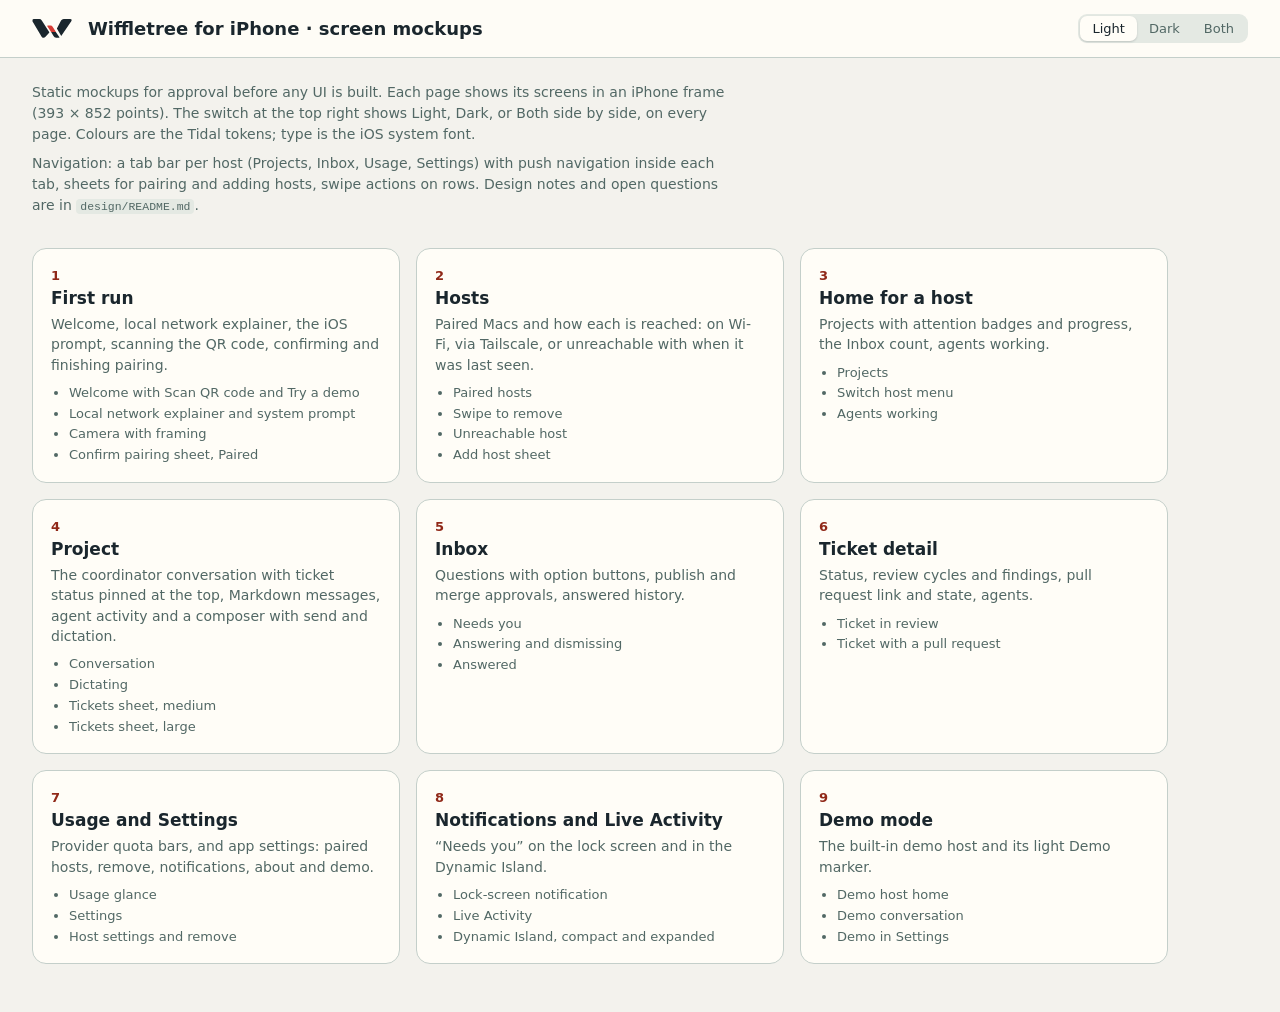
<file: design/mockups/index.html>
<!doctype html>
<html lang="en">
<head>
<meta charset="utf-8">
<meta name="viewport" content="width=device-width, initial-scale=1">
<title>Wiffletree iPhone mockups</title>
<link rel="icon" href="data:,">
<link rel="stylesheet" href="styles.css">
</head>
<body>
<header class="page-header">
  <svg style="width:40px;height:19px;color:var(--text)"><use href="#i-symbol"/></svg>
  <h1>Wiffletree for iPhone · screen mockups</h1>
  <span class="spacer"></span>
  <div class="appearance"></div>
</header>
<div class="intro">
  <p>Static mockups for approval before any UI is built. Each page shows its screens in an iPhone frame (393 × 852 points). The switch at the top right shows Light, Dark, or Both side by side, on every page. Colours are the Tidal tokens; type is the iOS system font.</p>
  <p>Navigation: a tab bar per host (Projects, Inbox, Usage, Settings) with push navigation inside each tab, sheets for pairing and adding hosts, swipe actions on rows. Design notes and open questions are in <code>design/README.md</code>.</p>
</div>
<nav class="toc">
  <a href="first-run.html"><span class="n">1</span><h2>First run</h2><p>Welcome, local network explainer, the iOS prompt, scanning the QR code, confirming and finishing pairing.</p><ul><li>Welcome with Scan QR code and Try a demo</li><li>Local network explainer and system prompt</li><li>Camera with framing</li><li>Confirm pairing sheet, Paired</li></ul></a>
  <a href="hosts.html"><span class="n">2</span><h2>Hosts</h2><p>Paired Macs and how each is reached: on Wi-Fi, via Tailscale, or unreachable with when it was last seen.</p><ul><li>Paired hosts</li><li>Swipe to remove</li><li>Unreachable host</li><li>Add host sheet</li></ul></a>
  <a href="home.html"><span class="n">3</span><h2>Home for a host</h2><p>Projects with attention badges and progress, the Inbox count, agents working.</p><ul><li>Projects</li><li>Switch host menu</li><li>Agents working</li></ul></a>
  <a href="project.html"><span class="n">4</span><h2>Project</h2><p>The coordinator conversation with ticket status pinned at the top, Markdown messages, agent activity and a composer with send and dictation.</p><ul><li>Conversation</li><li>Dictating</li><li>Tickets sheet, medium</li><li>Tickets sheet, large</li></ul></a>
  <a href="inbox.html"><span class="n">5</span><h2>Inbox</h2><p>Questions with option buttons, publish and merge approvals, answered history.</p><ul><li>Needs you</li><li>Answering and dismissing</li><li>Answered</li></ul></a>
  <a href="ticket.html"><span class="n">6</span><h2>Ticket detail</h2><p>Status, review cycles and findings, pull request link and state, agents.</p><ul><li>Ticket in review</li><li>Ticket with a pull request</li></ul></a>
  <a href="usage-settings.html"><span class="n">7</span><h2>Usage and Settings</h2><p>Provider quota bars, and app settings: paired hosts, remove, notifications, about and demo.</p><ul><li>Usage glance</li><li>Settings</li><li>Host settings and remove</li></ul></a>
  <a href="notifications.html"><span class="n">8</span><h2>Notifications and Live Activity</h2><p>“Needs you” on the lock screen and in the Dynamic Island.</p><ul><li>Lock-screen notification</li><li>Live Activity</li><li>Dynamic Island, compact and expanded</li></ul></a>
  <a href="demo.html"><span class="n">9</span><h2>Demo mode</h2><p>The built-in demo host and its light Demo marker.</p><ul><li>Demo host home</li><li>Demo conversation</li><li>Demo in Settings</li></ul></a>
</nav>
<script src="mockup.js"></script>
</body>
</html>
</file>
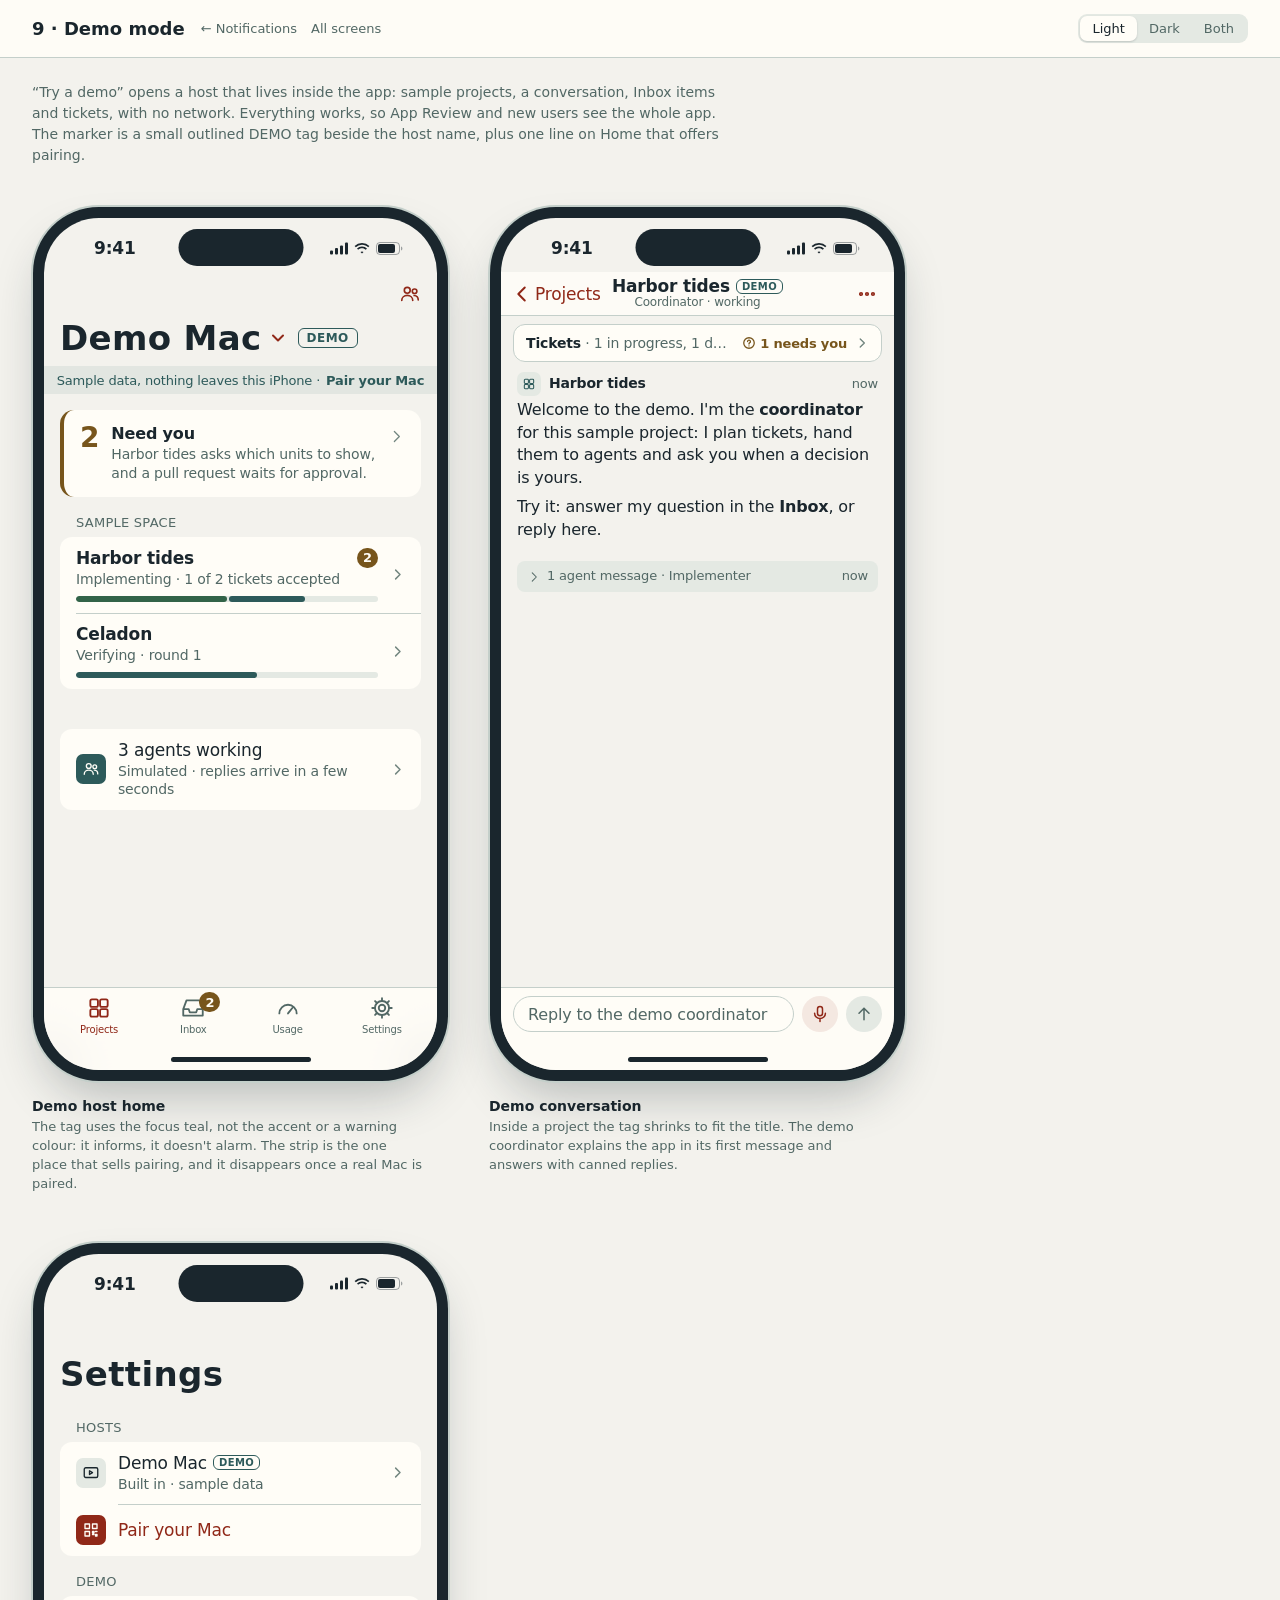
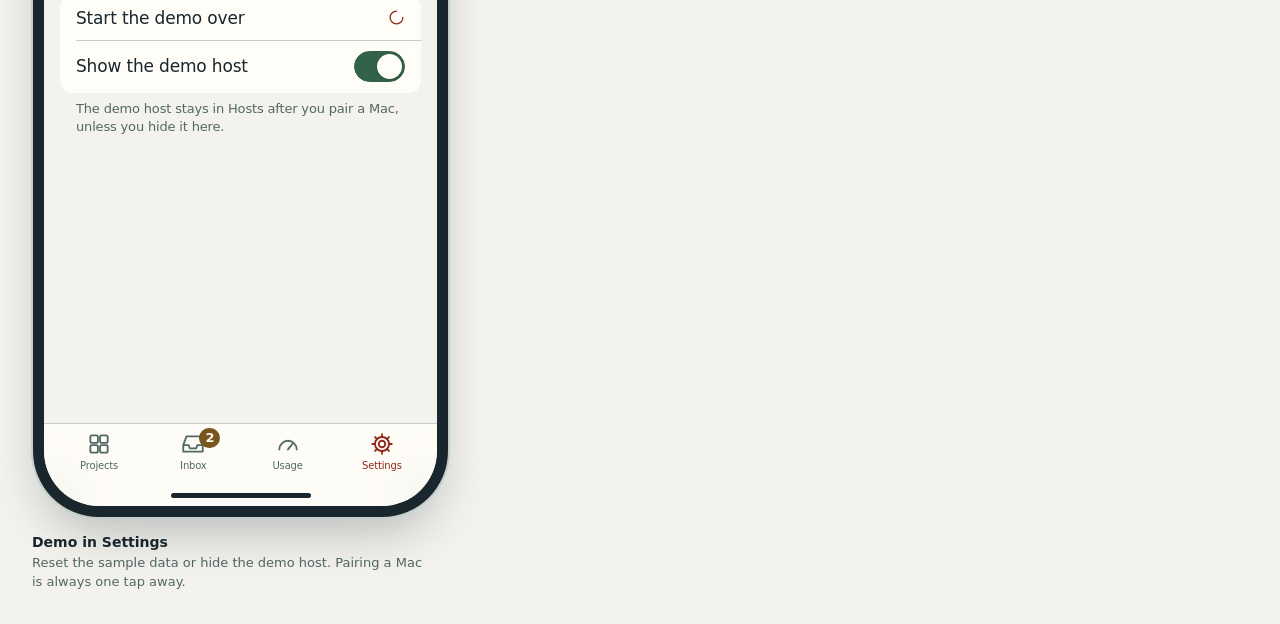
<file: design/mockups/demo.html>
<!doctype html>
<html lang="en">
<head>
<meta charset="utf-8">
<meta name="viewport" content="width=device-width, initial-scale=1">
<title>9 · Demo mode · Wiffletree iPhone mockups</title>
<link rel="icon" href="data:,">
<link rel="stylesheet" href="styles.css">
</head>
<body>
<header class="page-header">
  <h1>9 · Demo mode</h1>
  <nav class="crumbs"><a href="notifications.html">← Notifications</a><a href="index.html">All screens</a></nav>
  <span class="spacer"></span>
  <div class="appearance"></div>
</header>
<div class="intro">
  <p>“Try a demo” opens a host that lives inside the app: sample projects, a conversation, Inbox items and tickets, with no network. Everything works, so App Review and new users see the whole app. The marker is a small outlined DEMO tag beside the host name, plus one line on Home that offers pairing.</p>
</div>
<main class="gallery">

  <figure class="shot">
    <div class="phones">
      <div class="phone">
        <div class="nav"><div class="lead"></div><div></div><div class="trail"><svg class="i"><use href="#i-agents"/></svg></div></div>
        <div class="large-title"><span class="host-menu">Demo Mac<svg class="i"><use href="#i-down"/></svg></span><span class="demo-tag">Demo</span></div>
        <div class="demo-strip">Sample data, nothing leaves this iPhone · <a href="#">Pair your Mac</a></div>
        <div class="content" style="padding-top:12px">
          <div class="needs-you">
            <div class="count">2</div>
            <div class="main"><b>Need you</b><span>Harbor tides asks which units to show, and a pull request waits for approval.</span></div>
            <svg class="i chev" style="margin-top:4px;color:var(--muted)"><use href="#i-chev"/></svg>
          </div>
          <div class="section-head">Sample Space</div>
          <div class="list">
            <div class="row proj">
              <div class="main">
                <span class="name">Harbor tides<span class="badge">2</span></span>
                <span class="sub">Implementing · 1 of 2 tickets accepted</span>
                <div class="progress"><span class="green" style="width:50%"></span><span style="width:25%"></span></div>
              </div>
              <svg class="i chev"><use href="#i-chev"/></svg>
            </div>
            <div class="row proj">
              <div class="main">
                <span class="name">Celadon</span>
                <span class="sub">Verifying · round 1</span>
                <div class="progress"><span style="width:60%"></span></div>
              </div>
              <svg class="i chev"><use href="#i-chev"/></svg>
            </div>
          </div>
          <div class="section-head">&nbsp;</div>
          <div class="list">
            <div class="row has-icon">
              <span class="icon-tile cyan"><svg class="i"><use href="#i-agents"/></svg></span>
              <div class="main">3 agents working<span class="sub">Simulated · replies arrive in a few seconds</span></div>
              <svg class="i chev"><use href="#i-chev"/></svg>
            </div>
          </div>
        </div>
        <div class="tabbar">
          <div class="tab on"><svg class="i"><use href="#i-grid"/></svg>Projects</div>
          <div class="tab"><svg class="i"><use href="#i-tray"/></svg><span class="badge">2</span>Inbox</div>
          <div class="tab"><svg class="i"><use href="#i-gauge"/></svg>Usage</div>
          <div class="tab"><svg class="i"><use href="#i-gear"/></svg>Settings</div>
        </div>
      </div>
    </div>
    <figcaption><b>Demo host home</b>The tag uses the focus teal, not the accent or a warning colour: it informs, it doesn't alarm. The strip is the one place that sells pairing, and it disappears once a real Mac is paired.</figcaption>
  </figure>

  <figure class="shot">
    <div class="phones">
      <div class="phone">
        <div class="nav bordered"><div class="lead"><span class="back"><svg class="i"><use href="#i-back"/></svg>Projects</span></div><div class="title"><span style="display:flex;gap:6px;align-items:center">Harbor tides<span class="demo-tag small">Demo</span></span><small>Coordinator · working</small></div><div class="trail"><svg class="i"><use href="#i-dots"/></svg></div></div>
        <div style="height:8px"></div>
        <div class="pinned">
          <span class="summary"><b>Tickets</b> · 1 in progress, 1 done</span>
          <span class="needs"><svg class="i"><use href="#i-question"/></svg>1 needs you</span>
          <svg class="i chev"><use href="#i-chev"/></svg>
        </div>
        <div class="content">
          <div class="chat">
            <div>
              <div class="msg-head"><span class="avatar"><svg class="i"><use href="#i-grid"/></svg></span>Harbor tides<span class="meta">now</span></div>
              <div class="md">
                <p>Welcome to the demo. I'm the <b>coordinator</b> for this sample project: I plan tickets, hand them to agents and ask you when a decision is yours.</p>
                <p>Try it: answer my question in the <b>Inbox</b>, or reply here.</p>
              </div>
            </div>
            <div class="activity"><svg class="i"><use href="#i-chev"/></svg>1 agent message · Implementer<span style="margin-left:auto">now</span></div>
          </div>
        </div>
        <div class="composer">
          <div class="field">Reply to the demo coordinator</div>
          <span class="round mic"><svg class="i"><use href="#i-mic"/></svg></span>
          <span class="round idle"><svg class="i"><use href="#i-up"/></svg></span>
        </div>
      </div>
    </div>
    <figcaption><b>Demo conversation</b>Inside a project the tag shrinks to fit the title. The demo coordinator explains the app in its first message and answers with canned replies.</figcaption>
  </figure>

  <figure class="shot">
    <div class="phones">
      <div class="phone">
        <div class="nav"><div class="lead"></div><div></div><div class="trail"></div></div>
        <div class="large-title">Settings</div>
        <div class="content">
          <div class="section-head">Hosts</div>
          <div class="list">
            <div class="row has-icon"><span class="icon-tile"><svg class="i"><use href="#i-demo"/></svg></span><div class="main"><span style="display:flex;gap:6px;align-items:center">Demo Mac<span class="demo-tag small">Demo</span></span><span class="sub">Built in · sample data</span></div><svg class="i chev"><use href="#i-chev"/></svg></div>
            <div class="row action has-icon"><span class="icon-tile accent"><svg class="i"><use href="#i-qr"/></svg></span><div class="main">Pair your Mac</div></div>
          </div>
          <div class="section-head">Demo</div>
          <div class="list">
            <div class="row"><div class="main">Start the demo over</div><svg class="i" style="color:var(--accent)"><use href="#i-spin"/></svg></div>
            <div class="row"><div class="main">Show the demo host</div><span class="switch on"></span></div>
          </div>
          <div class="section-foot">The demo host stays in Hosts after you pair a Mac, unless you hide it here.</div>
        </div>
        <div class="tabbar">
          <div class="tab"><svg class="i"><use href="#i-grid"/></svg>Projects</div>
          <div class="tab"><svg class="i"><use href="#i-tray"/></svg><span class="badge">2</span>Inbox</div>
          <div class="tab"><svg class="i"><use href="#i-gauge"/></svg>Usage</div>
          <div class="tab on"><svg class="i"><use href="#i-gear"/></svg>Settings</div>
        </div>
      </div>
    </div>
    <figcaption><b>Demo in Settings</b>Reset the sample data or hide the demo host. Pairing a Mac is always one tap away.</figcaption>
  </figure>

</main>
<script src="mockup.js"></script>
</body>
</html>
</file>
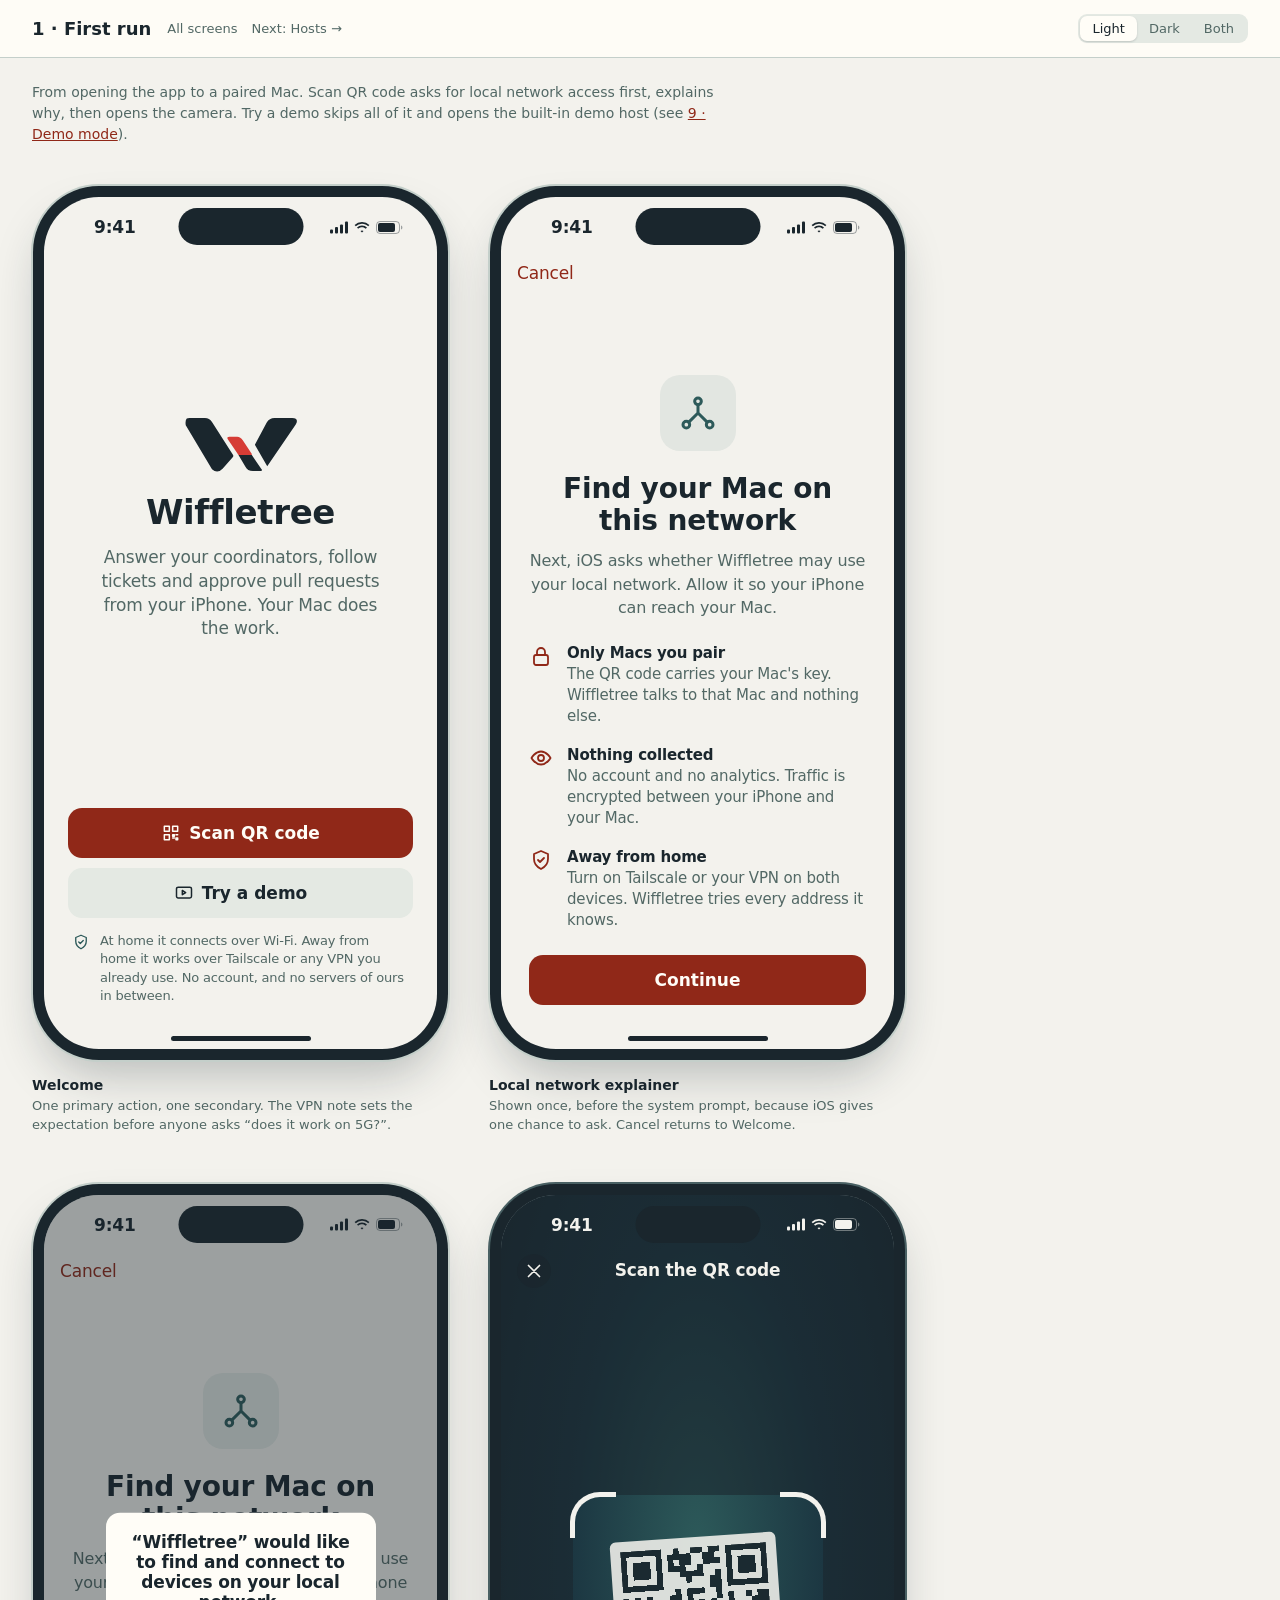
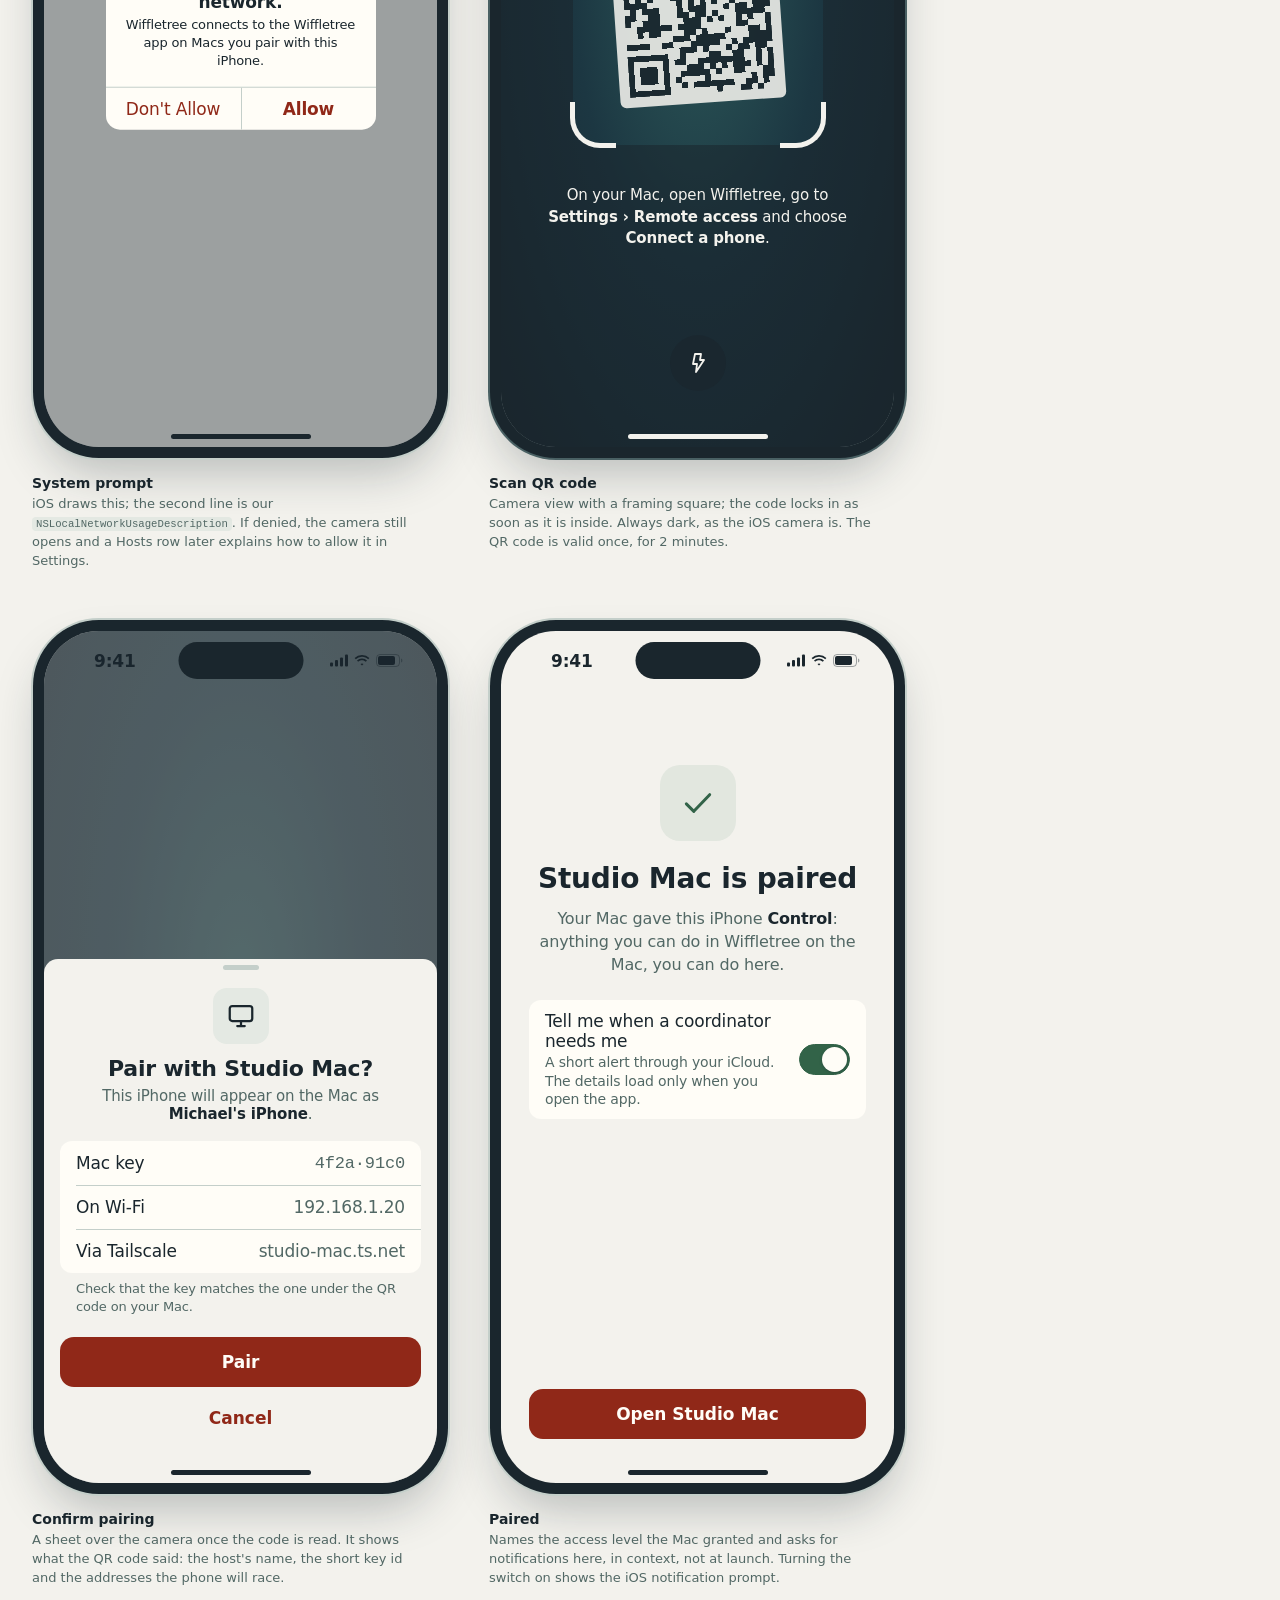
<file: design/mockups/first-run.html>
<!doctype html>
<html lang="en">
<head>
<meta charset="utf-8">
<meta name="viewport" content="width=device-width, initial-scale=1">
<title>1 · First run · Wiffletree iPhone mockups</title>
<link rel="icon" href="data:,">
<link rel="stylesheet" href="styles.css">
</head>
<body>
<header class="page-header">
  <h1>1 · First run</h1>
  <nav class="crumbs"><a href="index.html">All screens</a><a href="hosts.html">Next: Hosts →</a></nav>
  <span class="spacer"></span>
  <div class="appearance"></div>
</header>
<div class="intro">
  <p>From opening the app to a paired Mac. Scan QR code asks for local network access first, explains why, then opens the camera. Try a demo skips all of it and opens the built-in demo host (see <a href="demo.html">9 · Demo mode</a>).</p>
</div>
<main class="gallery">

  <figure class="shot">
    <div class="phones">
      <div class="phone">
        <div class="welcome">
          <div class="hero">
            <svg class="symbol"><use href="#i-symbol"/></svg>
            <h1>Wiffletree</h1>
            <p>Answer your coordinators, follow tickets and approve pull requests from your iPhone. Your Mac does the work.</p>
          </div>
          <div style="display:flex;flex-direction:column;gap:10px">
            <button class="btn filled"><svg class="i"><use href="#i-qr"/></svg>Scan QR code</button>
            <button class="btn gray"><svg class="i"><use href="#i-demo"/></svg>Try a demo</button>
          </div>
          <div class="note">
            <svg class="i"><use href="#i-vpn"/></svg>
            <span>At home it connects over Wi-Fi. Away from home it works over Tailscale or any VPN you already use. No account, and no servers of ours in between.</span>
          </div>
        </div>
      </div>
    </div>
    <figcaption><b>Welcome</b>One primary action, one secondary. The VPN note sets the expectation before anyone asks “does it work on 5G?”.</figcaption>
  </figure>

  <figure class="shot">
    <div class="phones">
      <div class="phone">
        <div class="nav"><div class="lead"><span>Cancel</span></div></div>
        <div class="explainer">
          <div class="art"><svg class="i"><use href="#i-network"/></svg></div>
          <h2>Find your Mac on this network</h2>
          <p>Next, iOS asks whether Wiffletree may use your local network. Allow it so your iPhone can reach your Mac.</p>
          <div class="points">
            <div><svg class="i"><use href="#i-lock"/></svg><p style="margin:0"><b>Only Macs you pair</b><span>The QR code carries your Mac's key. Wiffletree talks to that Mac and nothing else.</span></p></div>
            <div><svg class="i"><use href="#i-eye"/></svg><p style="margin:0"><b>Nothing collected</b><span>No account and no analytics. Traffic is encrypted between your iPhone and your Mac.</span></p></div>
            <div><svg class="i"><use href="#i-vpn"/></svg><p style="margin:0"><b>Away from home</b><span>Turn on Tailscale or your VPN on both devices. Wiffletree tries every address it knows.</span></p></div>
          </div>
          <button class="btn filled">Continue</button>
        </div>
      </div>
    </div>
    <figcaption><b>Local network explainer</b>Shown once, before the system prompt, because iOS gives one chance to ask. Cancel returns to Welcome.</figcaption>
  </figure>

  <figure class="shot">
    <div class="phones">
      <div class="phone">
        <div class="nav"><div class="lead"><span>Cancel</span></div></div>
        <div class="explainer">
          <div class="art"><svg class="i"><use href="#i-network"/></svg></div>
          <h2>Find your Mac on this network</h2>
          <p>Next, iOS asks whether Wiffletree may use your local network. Allow it so your iPhone can reach your Mac.</p>
        </div>
        <div class="scrim"></div>
        <div class="alert">
          <div class="body">
            <b>“Wiffletree” would like to find and connect to devices on your local network.</b>
            <p>Wiffletree connects to the Wiffletree app on Macs you pair with this iPhone.</p>
          </div>
          <div class="buttons"><span>Don't Allow</span><span>Allow</span></div>
        </div>
      </div>
    </div>
    <figcaption><b>System prompt</b>iOS draws this; the second line is our <code>NSLocalNetworkUsageDescription</code>. If denied, the camera still opens and a Hosts row later explains how to allow it in Settings.</figcaption>
  </figure>

  <figure class="shot">
    <div class="phones">
      <div class="phone camera" data-locked-theme="dark">
        <div class="nav">
          <div class="lead"><span class="round-button"><svg class="i"><use href="#i-x"/></svg></span></div>
          <div class="title" style="color:var(--paper)">Scan the QR code</div>
          <div class="trail"></div>
        </div>
        <div class="viewfinder">
          <div class="fake-qr"></div>
          <span class="corner tl"></span><span class="corner tr"></span><span class="corner bl"></span><span class="corner br"></span>
        </div>
        <div style="position:absolute;left:32px;right:32px;top:590px;text-align:center;color:var(--paper);font-size:15px;line-height:1.45">
          On your Mac, open Wiffletree, go to <b>Settings › Remote access</b> and choose <b>Connect a phone</b>.
        </div>
        <div style="position:absolute;left:0;right:0;bottom:56px;display:flex;justify-content:center">
          <span class="round-button large"><svg class="i"><use href="#i-flash"/></svg></span>
        </div>
      </div>
    </div>
    <figcaption><b>Scan QR code</b>Camera view with a framing square; the code locks in as soon as it is inside. Always dark, as the iOS camera is. The QR code is valid once, for 2 minutes.</figcaption>
  </figure>

  <figure class="shot">
    <div class="phones">
      <div class="phone">
        <div class="camera" style="position:absolute;inset:0;opacity:.6"></div>
        <div class="scrim"></div>
        <div class="sheet">
          <div class="grabber"></div>
          <div style="display:flex;flex-direction:column;align-items:center;gap:6px;padding:10px 24px 18px;text-align:center">
            <span class="icon-tile" style="width:56px;height:56px;border-radius:14px;font-size:30px"><svg class="i"><use href="#i-mac"/></svg></span>
            <div style="font-size:22px;font-weight:700;margin-top:6px">Pair with Studio Mac?</div>
            <div class="meta" style="font-size:15px">This iPhone will appear on the Mac as <b style="color:var(--text)">Michael's iPhone</b>.</div>
          </div>
          <div class="list">
            <div class="row"><div class="main">Mac key</div><span class="value mono">4f2a·91c0</span></div>
            <div class="row"><div class="main">On Wi-Fi</div><span class="value">192.168.1.20</span></div>
            <div class="row"><div class="main">Via Tailscale</div><span class="value">studio-mac.ts.net</span></div>
          </div>
          <div class="section-foot">Check that the key matches the one under the QR code on your Mac.</div>
          <div style="padding:20px 16px 0;display:flex;flex-direction:column;gap:6px">
            <button class="btn filled">Pair</button>
            <button class="btn plain">Cancel</button>
          </div>
        </div>
      </div>
    </div>
    <figcaption><b>Confirm pairing</b>A sheet over the camera once the code is read. It shows what the QR code said: the host's name, the short key id and the addresses the phone will race.</figcaption>
  </figure>

  <figure class="shot">
    <div class="phones">
      <div class="phone">
        <div class="explainer">
          <div class="art" style="background:var(--tint-green);color:var(--green)"><svg class="i"><use href="#i-check"/></svg></div>
          <h2>Studio Mac is paired</h2>
          <p>Your Mac gave this iPhone <b style="color:var(--text)">Control</b>: anything you can do in Wiffletree on the Mac, you can do here.</p>
          <div class="list" style="margin:0 0 12px">
            <div class="row">
              <div class="main">Tell me when a coordinator needs me<span class="sub">A short alert through your iCloud. The details load only when you open the app.</span></div>
              <span class="switch on"></span>
            </div>
          </div>
          <div style="margin-top:auto;display:flex;flex-direction:column;gap:6px">
            <button class="btn filled">Open Studio Mac</button>
          </div>
        </div>
      </div>
    </div>
    <figcaption><b>Paired</b>Names the access level the Mac granted and asks for notifications here, in context, not at launch. Turning the switch on shows the iOS notification prompt.</figcaption>
  </figure>

</main>
<script src="mockup.js"></script>
</body>
</html>
</file>
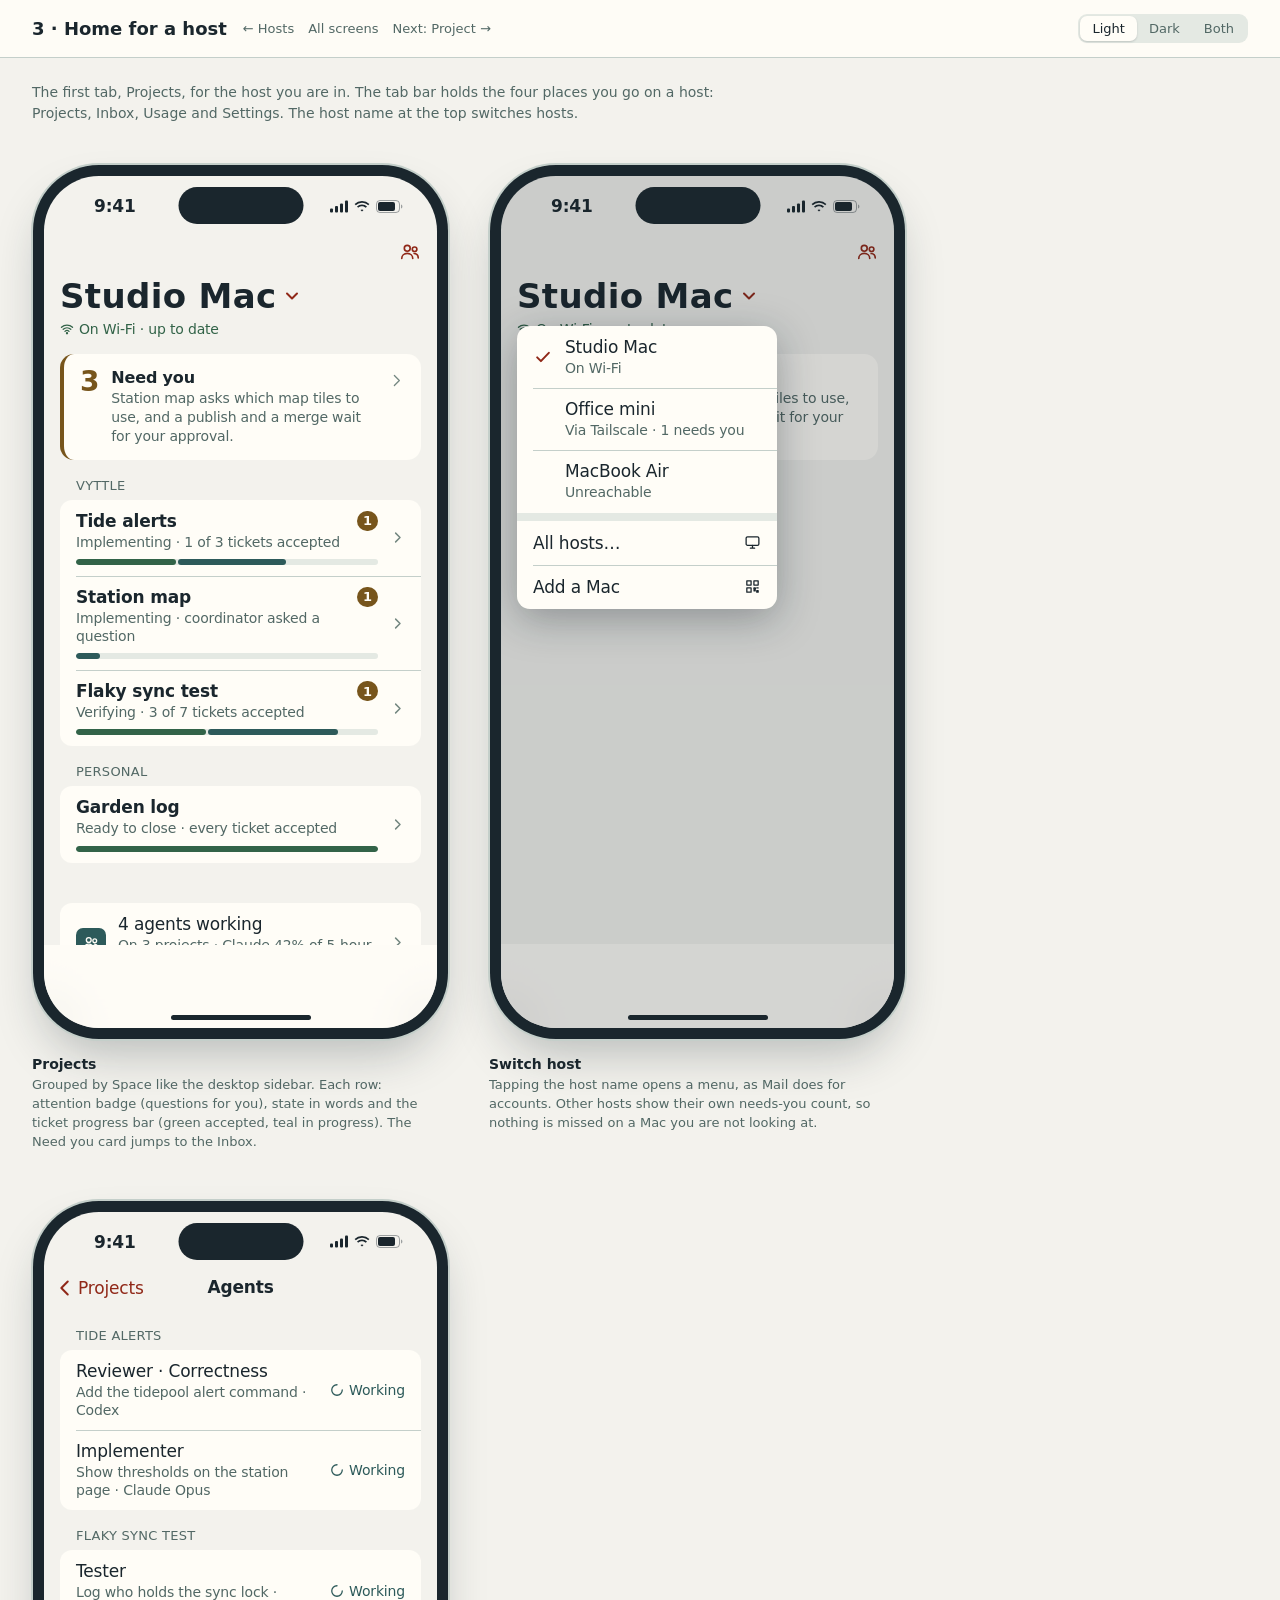
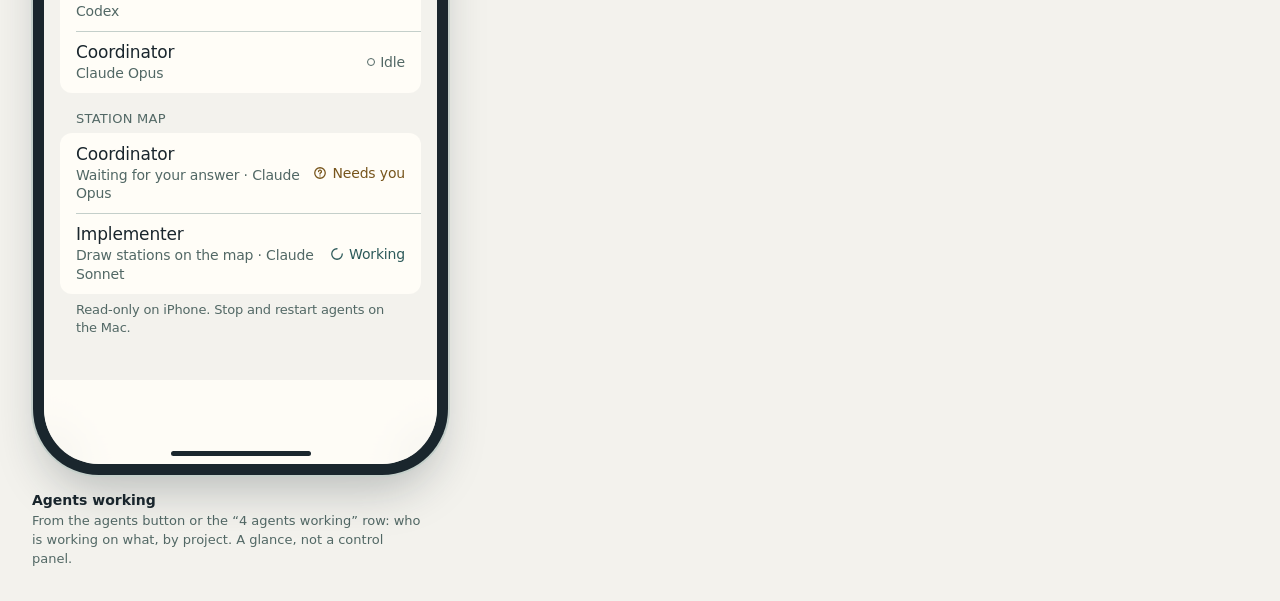
<file: design/mockups/home.html>
<!doctype html>
<html lang="en">
<head>
<meta charset="utf-8">
<meta name="viewport" content="width=device-width, initial-scale=1">
<title>3 · Home · Wiffletree iPhone mockups</title>
<link rel="icon" href="data:,">
<link rel="stylesheet" href="styles.css">
</head>
<body>
<header class="page-header">
  <h1>3 · Home for a host</h1>
  <nav class="crumbs"><a href="hosts.html">← Hosts</a><a href="index.html">All screens</a><a href="project.html">Next: Project →</a></nav>
  <span class="spacer"></span>
  <div class="appearance"></div>
</header>
<div class="intro">
  <p>The first tab, Projects, for the host you are in. The tab bar holds the four places you go on a host: Projects, Inbox, Usage and Settings. The host name at the top switches hosts.</p>
</div>
<main class="gallery">

  <figure class="shot">
    <div class="phones">
      <div class="phone">
        <div class="nav"><div class="lead"></div><div></div><div class="trail"><svg class="i"><use href="#i-agents"/></svg></div></div>
        <div class="large-title"><span class="host-menu">Studio Mac<svg class="i"><use href="#i-down"/></svg></span></div>
        <div class="host-state"><span class="state green"><svg class="i"><use href="#i-wifi"/></svg>On Wi-Fi · up to date</span></div>
        <div class="content">
          <div class="needs-you">
            <div class="count">3</div>
            <div class="main"><b>Need you</b><span>Station map asks which map tiles to use, and a publish and a merge wait for your approval.</span></div>
            <svg class="i chev" style="margin-top:4px;color:var(--muted)"><use href="#i-chev"/></svg>
          </div>

          <div class="section-head">Vyttle</div>
          <div class="list">
            <div class="row proj">
              <div class="main">
                <span class="name">Tide alerts<span class="badge">1</span></span>
                <span class="sub">Implementing · 1 of 3 tickets accepted</span>
                <div class="progress"><span class="green" style="width:33%"></span><span style="width:36%"></span></div>
              </div>
              <svg class="i chev"><use href="#i-chev"/></svg>
            </div>
            <div class="row proj">
              <div class="main">
                <span class="name">Station map<span class="badge">1</span></span>
                <span class="sub">Implementing · coordinator asked a question</span>
                <div class="progress"><span style="width:8%"></span></div>
              </div>
              <svg class="i chev"><use href="#i-chev"/></svg>
            </div>
            <div class="row proj">
              <div class="main">
                <span class="name">Flaky sync test<span class="badge">1</span></span>
                <span class="sub">Verifying · 3 of 7 tickets accepted</span>
                <div class="progress"><span class="green" style="width:43%"></span><span style="width:43%"></span></div>
              </div>
              <svg class="i chev"><use href="#i-chev"/></svg>
            </div>
          </div>

          <div class="section-head">Personal</div>
          <div class="list">
            <div class="row proj">
              <div class="main">
                <span class="name">Garden log</span>
                <span class="sub">Ready to close · every ticket accepted</span>
                <div class="progress"><span class="green" style="width:100%"></span></div>
              </div>
              <svg class="i chev"><use href="#i-chev"/></svg>
            </div>
          </div>

          <div class="section-head">&nbsp;</div>
          <div class="list">
            <div class="row has-icon">
              <span class="icon-tile cyan"><svg class="i"><use href="#i-agents"/></svg></span>
              <div class="main">4 agents working<span class="sub">On 3 projects · Claude 42% of 5-hour used</span></div>
              <svg class="i chev"><use href="#i-chev"/></svg>
            </div>
          </div>
        </div>
        <div class="tabbar">
          <div class="tab on"><svg class="i"><use href="#i-grid"/></svg>Projects</div>
          <div class="tab"><svg class="i"><use href="#i-tray"/></svg><span class="badge">3</span>Inbox</div>
          <div class="tab"><svg class="i"><use href="#i-gauge"/></svg>Usage</div>
          <div class="tab"><svg class="i"><use href="#i-gear"/></svg>Settings</div>
        </div>
      </div>
    </div>
    <figcaption><b>Projects</b>Grouped by Space like the desktop sidebar. Each row: attention badge (questions for you), state in words and the ticket progress bar (green accepted, teal in progress). The Need you card jumps to the Inbox.</figcaption>
  </figure>

  <figure class="shot">
    <div class="phones">
      <div class="phone">
        <div class="nav"><div class="lead"></div><div></div><div class="trail"><svg class="i"><use href="#i-agents"/></svg></div></div>
        <div class="large-title"><span class="host-menu">Studio Mac<svg class="i"><use href="#i-down"/></svg></span></div>
        <div class="host-state"><span class="state green"><svg class="i"><use href="#i-wifi"/></svg>On Wi-Fi · up to date</span></div>
        <div class="content">
          <div class="needs-you">
            <div class="count">3</div>
            <div class="main"><b>Need you</b><span>Station map asks which map tiles to use, and a publish and a merge wait for your approval.</span></div>
          </div>
        </div>
        <div class="scrim" style="background:color-mix(in srgb, var(--deep-teal) 18%, transparent)"></div>
        <div class="menu">
          <div class="row"><svg class="i current-mark"><use href="#i-check"/></svg><div class="main">Studio Mac<span class="sub">On Wi-Fi</span></div></div>
          <div class="row"><span style="width:20px"></span><div class="main">Office mini<span class="sub">Via Tailscale · 1 needs you</span></div></div>
          <div class="row"><span style="width:20px"></span><div class="main">MacBook Air<span class="sub">Unreachable</span></div></div>
          <div class="sep"></div>
          <div class="row"><div class="main">All hosts…</div><svg class="i"><use href="#i-mac"/></svg></div>
          <div class="row"><div class="main">Add a Mac</div><svg class="i"><use href="#i-qr"/></svg></div>
        </div>
        <div class="tabbar">
          <div class="tab on"><svg class="i"><use href="#i-grid"/></svg>Projects</div>
          <div class="tab"><svg class="i"><use href="#i-tray"/></svg><span class="badge">3</span>Inbox</div>
          <div class="tab"><svg class="i"><use href="#i-gauge"/></svg>Usage</div>
          <div class="tab"><svg class="i"><use href="#i-gear"/></svg>Settings</div>
        </div>
      </div>
    </div>
    <figcaption><b>Switch host</b>Tapping the host name opens a menu, as Mail does for accounts. Other hosts show their own needs-you count, so nothing is missed on a Mac you are not looking at.</figcaption>
  </figure>

  <figure class="shot">
    <div class="phones">
      <div class="phone">
        <div class="nav"><div class="lead"><span class="back"><svg class="i"><use href="#i-back"/></svg>Projects</span></div><div class="title">Agents</div><div class="trail"></div></div>
        <div class="content">
          <div class="section-head">Tide alerts</div>
          <div class="list">
            <div class="row"><div class="main">Reviewer · Correctness<span class="sub">Add the tidepool alert command · Codex</span></div><span class="state cyan"><svg class="i"><use href="#i-spin"/></svg>Working</span></div>
            <div class="row"><div class="main">Implementer<span class="sub">Show thresholds on the station page · Claude Opus</span></div><span class="state cyan"><svg class="i"><use href="#i-spin"/></svg>Working</span></div>
          </div>
          <div class="section-head">Flaky sync test</div>
          <div class="list">
            <div class="row"><div class="main">Tester<span class="sub">Log who holds the sync lock · Codex</span></div><span class="state cyan"><svg class="i"><use href="#i-spin"/></svg>Working</span></div>
            <div class="row"><div class="main">Coordinator<span class="sub">Claude Opus</span></div><span class="state subtle"><span class="ring"></span>Idle</span></div>
          </div>
          <div class="section-head">Station map</div>
          <div class="list">
            <div class="row"><div class="main">Coordinator<span class="sub">Waiting for your answer · Claude Opus</span></div><span class="state yellow"><svg class="i"><use href="#i-question"/></svg>Needs you</span></div>
            <div class="row"><div class="main">Implementer<span class="sub">Draw stations on the map · Claude Sonnet</span></div><span class="state cyan"><svg class="i"><use href="#i-spin"/></svg>Working</span></div>
          </div>
          <div class="section-foot">Read-only on iPhone. Stop and restart agents on the Mac.</div>
        </div>
        <div class="tabbar">
          <div class="tab on"><svg class="i"><use href="#i-grid"/></svg>Projects</div>
          <div class="tab"><svg class="i"><use href="#i-tray"/></svg><span class="badge">3</span>Inbox</div>
          <div class="tab"><svg class="i"><use href="#i-gauge"/></svg>Usage</div>
          <div class="tab"><svg class="i"><use href="#i-gear"/></svg>Settings</div>
        </div>
      </div>
    </div>
    <figcaption><b>Agents working</b>From the agents button or the “4 agents working” row: who is working on what, by project. A glance, not a control panel.</figcaption>
  </figure>

</main>
<script src="mockup.js"></script>
</body>
</html>
</file>
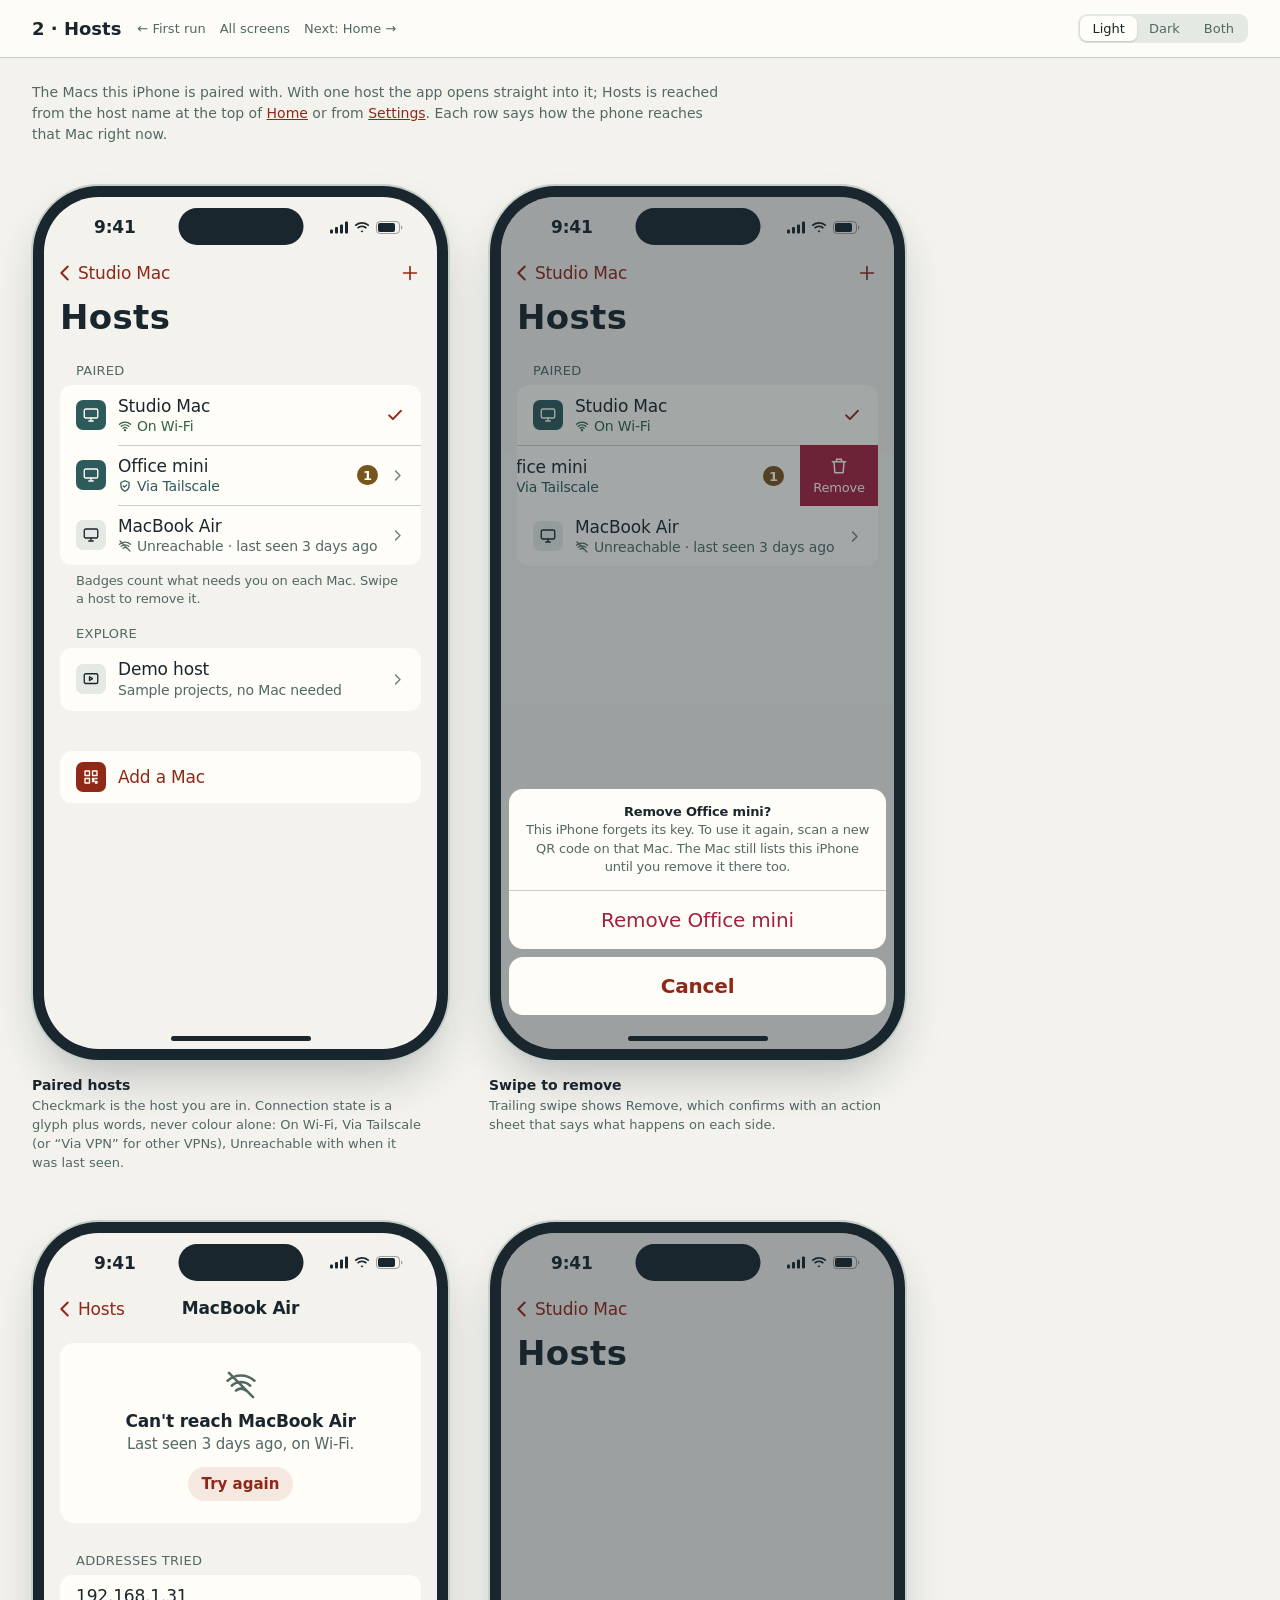
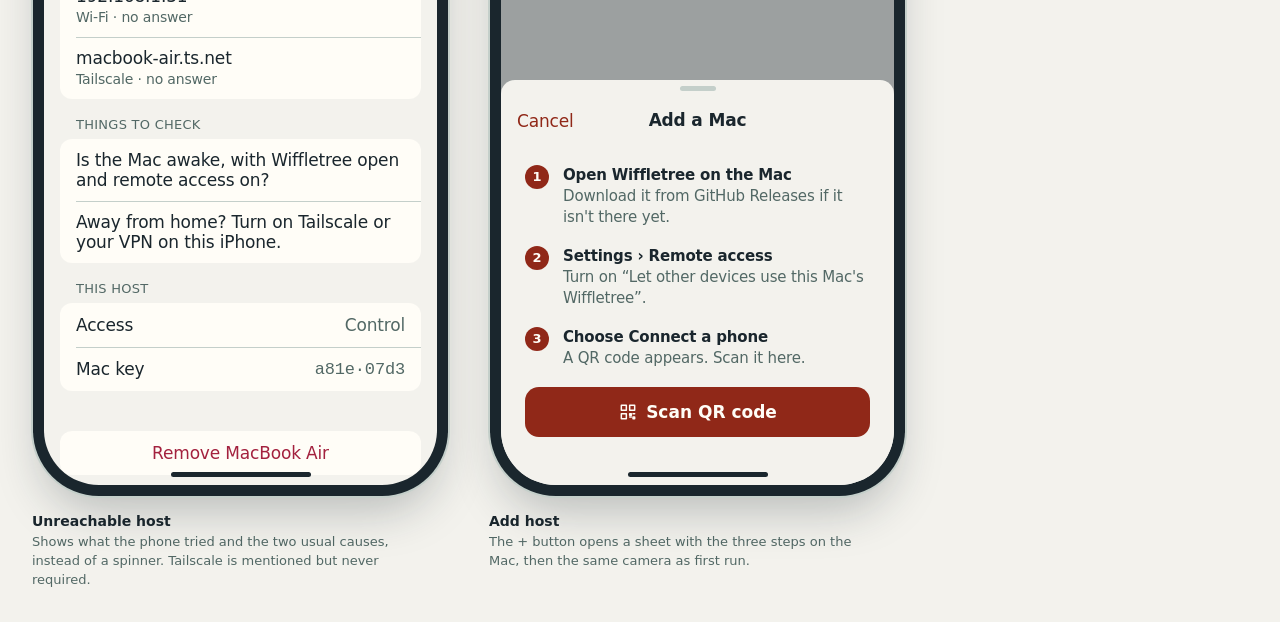
<file: design/mockups/hosts.html>
<!doctype html>
<html lang="en">
<head>
<meta charset="utf-8">
<meta name="viewport" content="width=device-width, initial-scale=1">
<title>2 · Hosts · Wiffletree iPhone mockups</title>
<link rel="icon" href="data:,">
<link rel="stylesheet" href="styles.css">
</head>
<body>
<header class="page-header">
  <h1>2 · Hosts</h1>
  <nav class="crumbs"><a href="first-run.html">← First run</a><a href="index.html">All screens</a><a href="home.html">Next: Home →</a></nav>
  <span class="spacer"></span>
  <div class="appearance"></div>
</header>
<div class="intro">
  <p>The Macs this iPhone is paired with. With one host the app opens straight into it; Hosts is reached from the host name at the top of <a href="home.html">Home</a> or from <a href="usage-settings.html">Settings</a>. Each row says how the phone reaches that Mac right now.</p>
</div>
<main class="gallery">

  <figure class="shot">
    <div class="phones">
      <div class="phone">
        <div class="nav"><div class="lead"><span class="back"><svg class="i"><use href="#i-back"/></svg>Studio Mac</span></div><div></div><div class="trail"><svg class="i"><use href="#i-plus"/></svg></div></div>
        <div class="large-title">Hosts</div>
        <div class="content">
          <div class="section-head">Paired</div>
          <div class="list">
            <div class="row has-icon">
              <span class="icon-tile cyan"><svg class="i"><use href="#i-mac"/></svg></span>
              <div class="main">Studio Mac<span class="state green"><svg class="i"><use href="#i-wifi"/></svg>On Wi-Fi</span></div>
              <svg class="i current-mark"><use href="#i-check"/></svg>
            </div>
            <div class="row has-icon">
              <span class="icon-tile cyan"><svg class="i"><use href="#i-mac"/></svg></span>
              <div class="main">Office mini<span class="state cyan"><svg class="i"><use href="#i-vpn"/></svg>Via Tailscale</span></div>
              <span class="badge">1</span>
              <svg class="i chev"><use href="#i-chev"/></svg>
            </div>
            <div class="row has-icon">
              <span class="icon-tile"><svg class="i"><use href="#i-mac"/></svg></span>
              <div class="main">MacBook Air<span class="state subtle"><svg class="i"><use href="#i-offline"/></svg>Unreachable · last seen 3 days ago</span></div>
              <svg class="i chev"><use href="#i-chev"/></svg>
            </div>
          </div>
          <div class="section-foot">Badges count what needs you on each Mac. Swipe a host to remove it.</div>

          <div class="section-head">Explore</div>
          <div class="list">
            <div class="row has-icon">
              <span class="icon-tile"><svg class="i"><use href="#i-demo"/></svg></span>
              <div class="main">Demo host<span class="sub">Sample projects, no Mac needed</span></div>
              <svg class="i chev"><use href="#i-chev"/></svg>
            </div>
          </div>

          <div class="section-head">&nbsp;</div>
          <div class="list">
            <div class="row action has-icon"><span class="icon-tile accent"><svg class="i"><use href="#i-qr"/></svg></span><div class="main">Add a Mac</div></div>
          </div>
        </div>
      </div>
    </div>
    <figcaption><b>Paired hosts</b>Checkmark is the host you are in. Connection state is a glyph plus words, never colour alone: On Wi-Fi, Via Tailscale (or “Via VPN” for other VPNs), Unreachable with when it was last seen.</figcaption>
  </figure>

  <figure class="shot">
    <div class="phones">
      <div class="phone">
        <div class="nav"><div class="lead"><span class="back"><svg class="i"><use href="#i-back"/></svg>Studio Mac</span></div><div></div><div class="trail"><svg class="i"><use href="#i-plus"/></svg></div></div>
        <div class="large-title">Hosts</div>
        <div class="content">
          <div class="section-head">Paired</div>
          <div class="list">
            <div class="row has-icon">
              <span class="icon-tile cyan"><svg class="i"><use href="#i-mac"/></svg></span>
              <div class="main">Studio Mac<span class="state green"><svg class="i"><use href="#i-wifi"/></svg>On Wi-Fi</span></div>
              <svg class="i current-mark"><use href="#i-check"/></svg>
            </div>
            <div class="swipe">
              <div class="actions"><span class="act-red"><svg class="i"><use href="#i-trash"/></svg>Remove</span></div>
              <div class="row has-icon" style="border-top:0.5px solid var(--edge)">
                <span class="icon-tile cyan"><svg class="i"><use href="#i-mac"/></svg></span>
                <div class="main">Office mini<span class="state cyan"><svg class="i"><use href="#i-vpn"/></svg>Via Tailscale</span></div>
                <span class="badge">1</span>
              </div>
            </div>
            <div class="row has-icon">
              <span class="icon-tile"><svg class="i"><use href="#i-mac"/></svg></span>
              <div class="main">MacBook Air<span class="state subtle"><svg class="i"><use href="#i-offline"/></svg>Unreachable · last seen 3 days ago</span></div>
              <svg class="i chev"><use href="#i-chev"/></svg>
            </div>
          </div>
        </div>
        <div class="scrim"></div>
        <div class="action-sheet">
          <div class="group">
            <div class="msg"><b style="color:var(--text)">Remove Office mini?</b><br>This iPhone forgets its key. To use it again, scan a new QR code on that Mac. The Mac still lists this iPhone until you remove it there too.</div>
            <div class="destructive">Remove Office mini</div>
          </div>
          <div class="group"><div class="cancel">Cancel</div></div>
        </div>
      </div>
    </div>
    <figcaption><b>Swipe to remove</b>Trailing swipe shows Remove, which confirms with an action sheet that says what happens on each side.</figcaption>
  </figure>

  <figure class="shot">
    <div class="phones">
      <div class="phone">
        <div class="nav"><div class="lead"><span class="back"><svg class="i"><use href="#i-back"/></svg>Hosts</span></div><div class="title">MacBook Air</div><div class="trail"></div></div>
        <div class="content">
          <div class="card" style="margin-top:12px;text-align:center;padding:22px 18px">
            <div style="font-size:34px;color:var(--subtle)"><svg class="i"><use href="#i-offline"/></svg></div>
            <h3 style="margin-top:6px">Can't reach MacBook Air</h3>
            <div class="meta" style="font-size:15px;margin-top:4px">Last seen 3 days ago, on Wi-Fi.</div>
            <div style="margin-top:14px"><button class="btn tinted small" style="margin:0 auto">Try again</button></div>
          </div>
          <div class="section-head">Addresses tried</div>
          <div class="list">
            <div class="row"><div class="main">192.168.1.31<span class="sub">Wi-Fi · no answer</span></div></div>
            <div class="row"><div class="main">macbook-air.ts.net<span class="sub">Tailscale · no answer</span></div></div>
          </div>
          <div class="section-head">Things to check</div>
          <div class="list">
            <div class="row"><div class="main">Is the Mac awake, with Wiffletree open and remote access on?</div></div>
            <div class="row"><div class="main">Away from home? Turn on Tailscale or your VPN on this iPhone.</div></div>
          </div>
          <div class="section-head">This host</div>
          <div class="list">
            <div class="row"><div class="main">Access</div><span class="value">Control</span></div>
            <div class="row"><div class="main">Mac key</div><span class="value mono">a81e·07d3</span></div>
          </div>
          <div class="section-head">&nbsp;</div>
          <div class="list"><div class="row destructive">Remove MacBook Air</div></div>
        </div>
      </div>
    </div>
    <figcaption><b>Unreachable host</b>Shows what the phone tried and the two usual causes, instead of a spinner. Tailscale is mentioned but never required.</figcaption>
  </figure>

  <figure class="shot">
    <div class="phones">
      <div class="phone">
        <div class="nav"><div class="lead"><span class="back"><svg class="i"><use href="#i-back"/></svg>Studio Mac</span></div></div>
        <div class="large-title">Hosts</div>
        <div class="scrim"></div>
        <div class="sheet">
          <div class="grabber"></div>
          <div class="nav"><div class="lead"><span>Cancel</span></div><div class="title">Add a Mac</div><div class="trail"></div></div>
          <div style="padding:22px 24px 8px;display:flex;flex-direction:column;gap:18px">
            <div class="points">
              <div><span class="badge accent step">1</span><p style="margin:0"><b>Open Wiffletree on the Mac</b><span>Download it from GitHub Releases if it isn't there yet.</span></p></div>
              <div><span class="badge accent step">2</span><p style="margin:0"><b>Settings › Remote access</b><span>Turn on “Let other devices use this Mac's Wiffletree”.</span></p></div>
              <div><span class="badge accent step">3</span><p style="margin:0"><b>Choose Connect a phone</b><span>A QR code appears. Scan it here.</span></p></div>
            </div>
            <button class="btn filled"><svg class="i"><use href="#i-qr"/></svg>Scan QR code</button>
          </div>
        </div>
      </div>
    </div>
    <figcaption><b>Add host</b>The + button opens a sheet with the three steps on the Mac, then the same camera as first run.</figcaption>
  </figure>

</main>
<script src="mockup.js"></script>
</body>
</html>
</file>
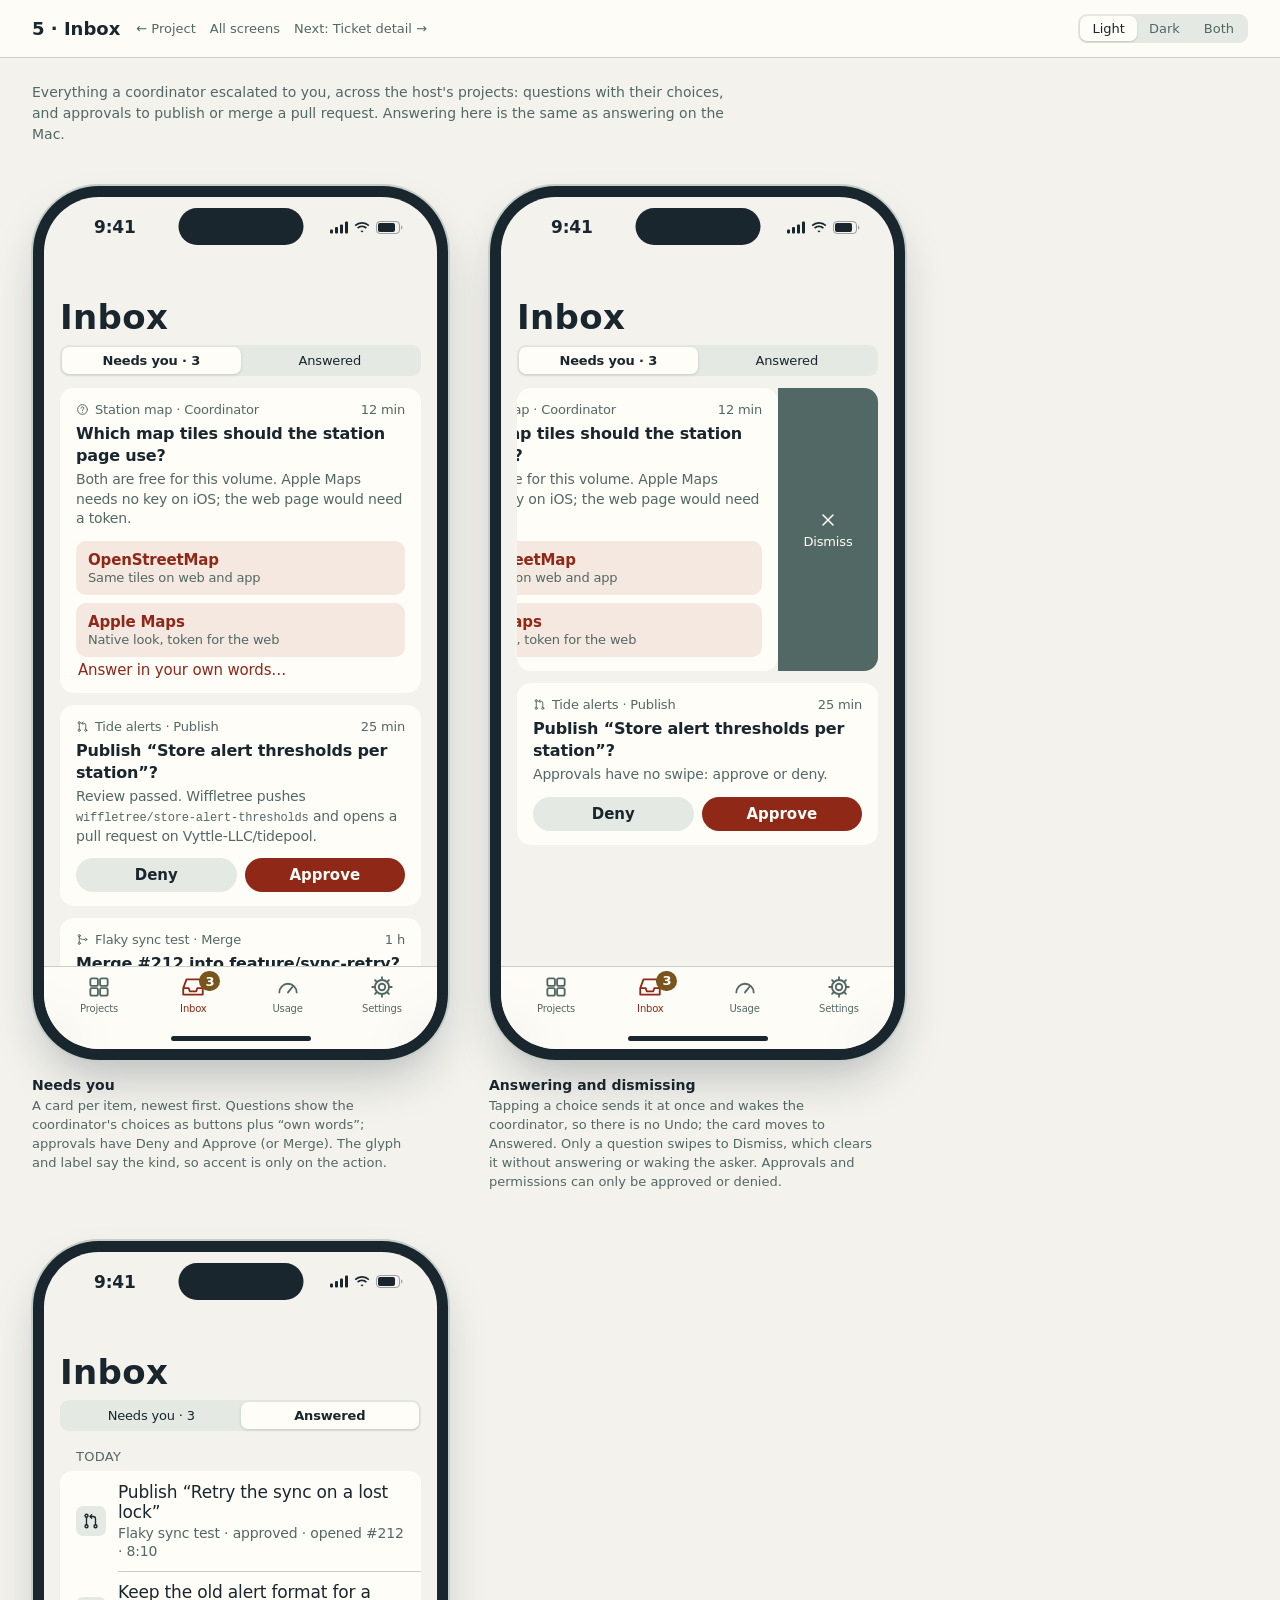
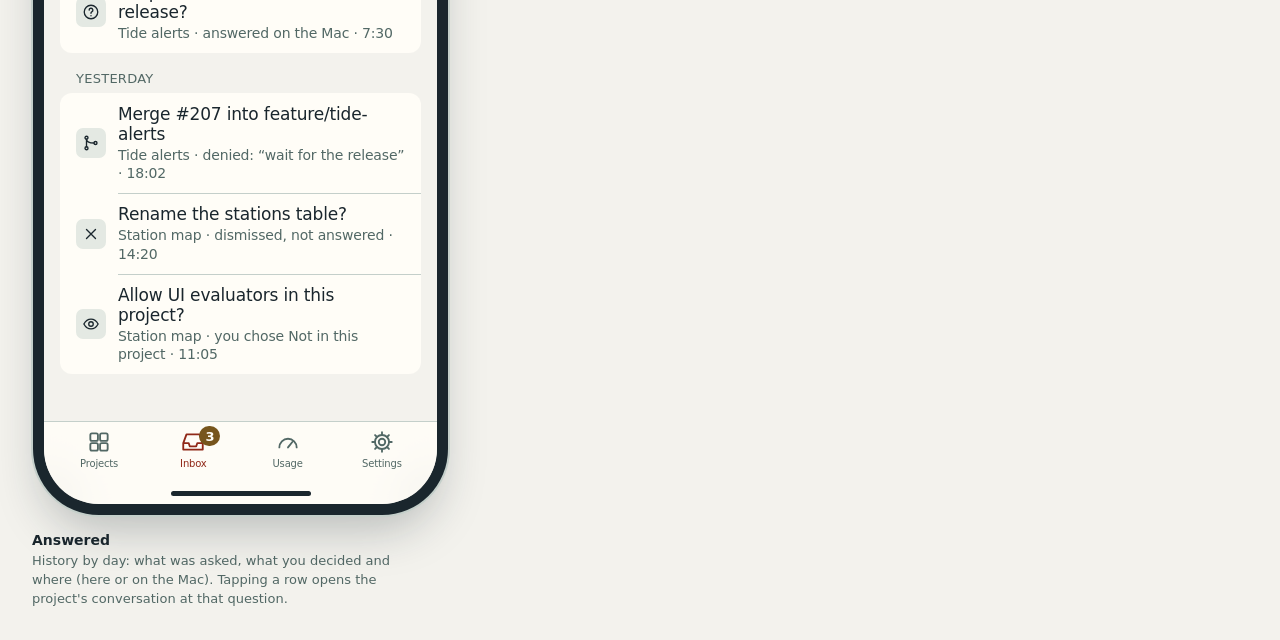
<file: design/mockups/inbox.html>
<!doctype html>
<html lang="en">
<head>
<meta charset="utf-8">
<meta name="viewport" content="width=device-width, initial-scale=1">
<title>5 · Inbox · Wiffletree iPhone mockups</title>
<link rel="icon" href="data:,">
<link rel="stylesheet" href="styles.css">
</head>
<body>
<header class="page-header">
  <h1>5 · Inbox</h1>
  <nav class="crumbs"><a href="project.html">← Project</a><a href="index.html">All screens</a><a href="ticket.html">Next: Ticket detail →</a></nav>
  <span class="spacer"></span>
  <div class="appearance"></div>
</header>
<div class="intro">
  <p>Everything a coordinator escalated to you, across the host's projects: questions with their choices, and approvals to publish or merge a pull request. Answering here is the same as answering on the Mac.</p>
</div>
<main class="gallery">

  <figure class="shot">
    <div class="phones">
      <div class="phone">
        <div class="nav"><div class="lead"></div><div></div><div class="trail"></div></div>
        <div class="large-title">Inbox</div>
        <div class="seg"><span class="on">Needs you · 3</span><span>Answered</span></div>
        <div class="content" style="padding-top:12px">
          <div class="ask">
            <div class="from"><svg class="i"><use href="#i-question"/></svg>Station map · Coordinator<span class="meta">12 min</span></div>
            <div class="q">Which map tiles should the station page use?</div>
            <div class="detail">Both are free for this volume. Apple Maps needs no key on iOS; the web page would need a token.</div>
            <div class="options">
              <div class="opt">OpenStreetMap<small>Same tiles on web and app</small></div>
              <div class="opt">Apple Maps<small>Native look, token for the web</small></div>
            </div>
            <div class="answer-own">Answer in your own words…</div>
          </div>

          <div class="ask">
            <div class="from"><svg class="i"><use href="#i-pr"/></svg>Tide alerts · Publish<span class="meta">25 min</span></div>
            <div class="q">Publish “Store alert thresholds per station”?</div>
            <div class="detail">Review passed. Wiffletree pushes <span class="mono">wiffletree/store-alert-thresholds</span> and opens a pull request on Vyttle-LLC/tidepool.</div>
            <div class="btn-row"><button class="btn gray small" style="flex:1">Deny</button><button class="btn filled small" style="flex:1">Approve</button></div>
          </div>

          <div class="ask">
            <div class="from"><svg class="i"><use href="#i-merge"/></svg>Flaky sync test · Merge<span class="meta">1 h</span></div>
            <div class="q">Merge #212 into feature/sync-retry?</div>
            <div class="detail">“Retry the sync on a lost lock” · checks passed · squash merge.</div>
            <div class="btn-row"><button class="btn gray small" style="flex:1">Deny</button><button class="btn filled small" style="flex:1">Merge</button></div>
          </div>
        </div>
        <div class="tabbar">
          <div class="tab"><svg class="i"><use href="#i-grid"/></svg>Projects</div>
          <div class="tab on"><svg class="i"><use href="#i-tray"/></svg><span class="badge">3</span>Inbox</div>
          <div class="tab"><svg class="i"><use href="#i-gauge"/></svg>Usage</div>
          <div class="tab"><svg class="i"><use href="#i-gear"/></svg>Settings</div>
        </div>
      </div>
    </div>
    <figcaption><b>Needs you</b>A card per item, newest first. Questions show the coordinator's choices as buttons plus “own words”; approvals have Deny and Approve (or Merge). The glyph and label say the kind, so accent is only on the action.</figcaption>
  </figure>

  <figure class="shot">
    <div class="phones">
      <div class="phone">
        <div class="nav"><div class="lead"></div><div></div><div class="trail"></div></div>
        <div class="large-title">Inbox</div>
        <div class="seg"><span class="on">Needs you · 3</span><span>Answered</span></div>
        <div class="content" style="padding-top:12px">
          <div class="swipe" style="margin:0 16px 12px;border-radius:14px">
            <div class="actions"><span class="act-gray" style="width:100px"><svg class="i"><use href="#i-x"/></svg>Dismiss</span></div>
            <div class="ask" style="margin:0">
              <div class="from"><svg class="i"><use href="#i-question"/></svg>Station map · Coordinator<span class="meta">12 min</span></div>
              <div class="q">Which map tiles should the station page use?</div>
              <div class="detail">Both are free for this volume. Apple Maps needs no key on iOS; the web page would need a token.</div>
              <div class="options">
                <div class="opt">OpenStreetMap<small>Same tiles on web and app</small></div>
                <div class="opt">Apple Maps<small>Native look, token for the web</small></div>
              </div>
            </div>
          </div>
          <div class="ask">
            <div class="from"><svg class="i"><use href="#i-pr"/></svg>Tide alerts · Publish<span class="meta">25 min</span></div>
            <div class="q">Publish “Store alert thresholds per station”?</div>
            <div class="detail">Approvals have no swipe: approve or deny.</div>
            <div class="btn-row"><button class="btn gray small" style="flex:1">Deny</button><button class="btn filled small" style="flex:1">Approve</button></div>
          </div>
        </div>
        <div class="tabbar">
          <div class="tab"><svg class="i"><use href="#i-grid"/></svg>Projects</div>
          <div class="tab on"><svg class="i"><use href="#i-tray"/></svg><span class="badge">3</span>Inbox</div>
          <div class="tab"><svg class="i"><use href="#i-gauge"/></svg>Usage</div>
          <div class="tab"><svg class="i"><use href="#i-gear"/></svg>Settings</div>
        </div>
      </div>
    </div>
    <figcaption><b>Answering and dismissing</b>Tapping a choice sends it at once and wakes the coordinator, so there is no Undo; the card moves to Answered. Only a question swipes to Dismiss, which clears it without answering or waking the asker. Approvals and permissions can only be approved or denied.</figcaption>
  </figure>

  <figure class="shot">
    <div class="phones">
      <div class="phone">
        <div class="nav"><div class="lead"></div><div></div><div class="trail"></div></div>
        <div class="large-title">Inbox</div>
        <div class="seg"><span>Needs you · 3</span><span class="on">Answered</span></div>
        <div class="content">
          <div class="section-head">Today</div>
          <div class="list">
            <div class="row has-icon"><span class="icon-tile"><svg class="i"><use href="#i-pr"/></svg></span><div class="main">Publish “Retry the sync on a lost lock”<span class="sub">Flaky sync test · approved · opened #212 · 8:10</span></div></div>
            <div class="row has-icon"><span class="icon-tile"><svg class="i"><use href="#i-question"/></svg></span><div class="main">Keep the old alert format for a release?<span class="sub">Tide alerts · answered on the Mac · 7:30</span></div></div>
          </div>
          <div class="section-head">Yesterday</div>
          <div class="list">
            <div class="row has-icon"><span class="icon-tile"><svg class="i"><use href="#i-merge"/></svg></span><div class="main">Merge #207 into feature/tide-alerts<span class="sub">Tide alerts · denied: “wait for the release” · 18:02</span></div></div>
            <div class="row has-icon"><span class="icon-tile"><svg class="i"><use href="#i-x"/></svg></span><div class="main">Rename the stations table?<span class="sub">Station map · dismissed, not answered · 14:20</span></div></div>
            <div class="row has-icon"><span class="icon-tile"><svg class="i"><use href="#i-eye"/></svg></span><div class="main">Allow UI evaluators in this project?<span class="sub">Station map · you chose Not in this project · 11:05</span></div></div>
          </div>
        </div>
        <div class="tabbar">
          <div class="tab"><svg class="i"><use href="#i-grid"/></svg>Projects</div>
          <div class="tab on"><svg class="i"><use href="#i-tray"/></svg><span class="badge">3</span>Inbox</div>
          <div class="tab"><svg class="i"><use href="#i-gauge"/></svg>Usage</div>
          <div class="tab"><svg class="i"><use href="#i-gear"/></svg>Settings</div>
        </div>
      </div>
    </div>
    <figcaption><b>Answered</b>History by day: what was asked, what you decided and where (here or on the Mac). Tapping a row opens the project's conversation at that question.</figcaption>
  </figure>

</main>
<script src="mockup.js"></script>
</body>
</html>
</file>
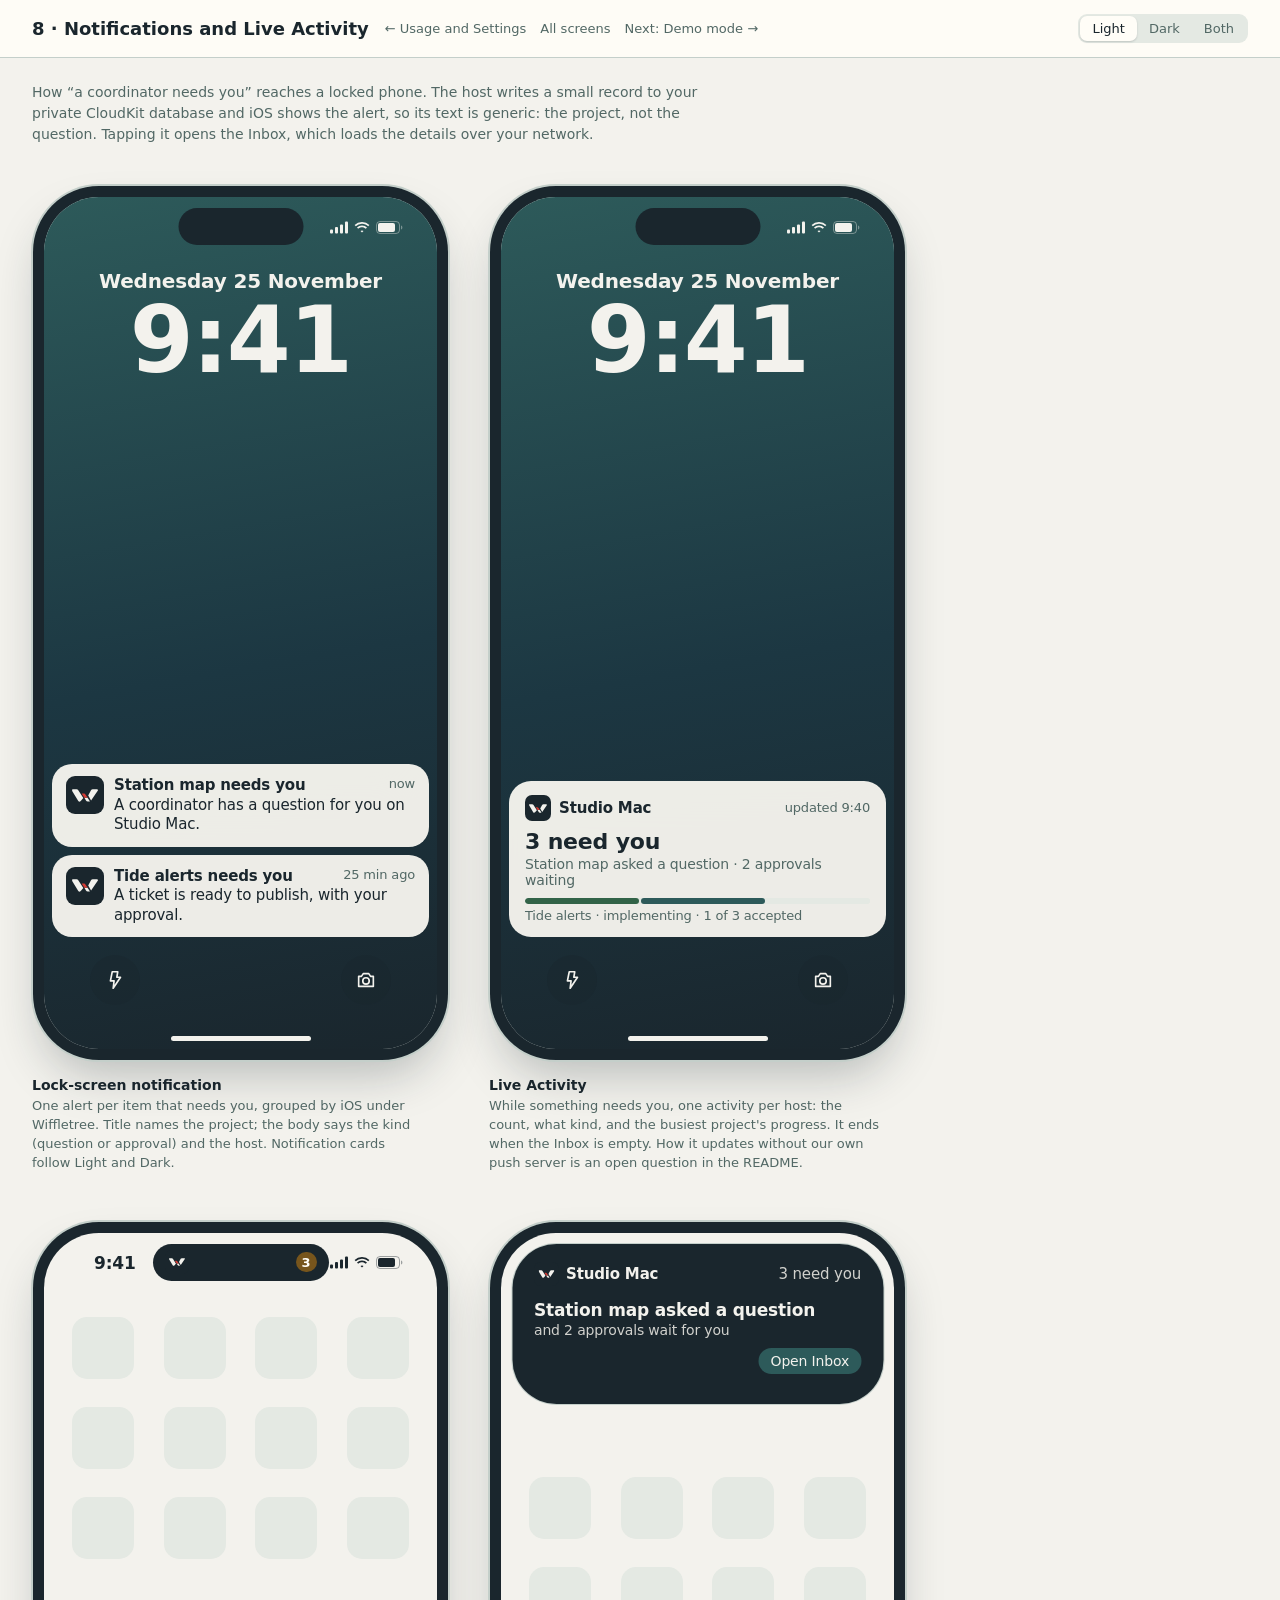
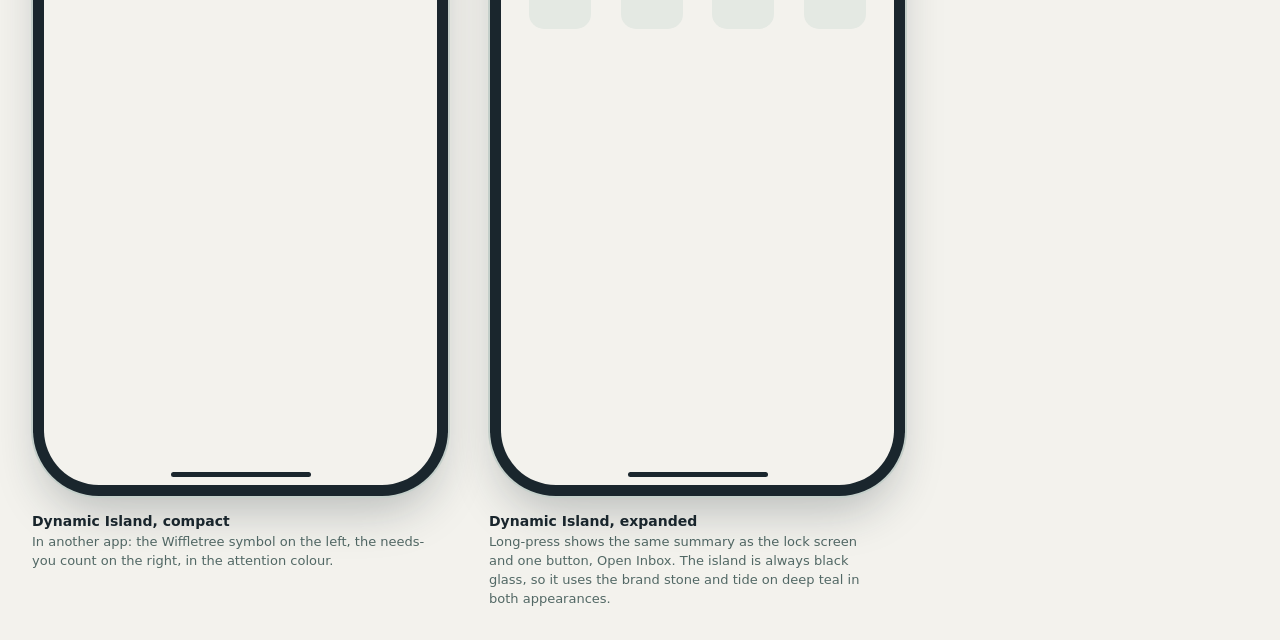
<file: design/mockups/notifications.html>
<!doctype html>
<html lang="en">
<head>
<meta charset="utf-8">
<meta name="viewport" content="width=device-width, initial-scale=1">
<title>8 · Notifications and Live Activity · Wiffletree iPhone mockups</title>
<link rel="icon" href="data:,">
<link rel="stylesheet" href="styles.css">
</head>
<body>
<header class="page-header">
  <h1>8 · Notifications and Live Activity</h1>
  <nav class="crumbs"><a href="usage-settings.html">← Usage and Settings</a><a href="index.html">All screens</a><a href="demo.html">Next: Demo mode →</a></nav>
  <span class="spacer"></span>
  <div class="appearance"></div>
</header>
<div class="intro">
  <p>How “a coordinator needs you” reaches a locked phone. The host writes a small record to your private CloudKit database and iOS shows the alert, so its text is generic: the project, not the question. Tapping it opens the Inbox, which loads the details over your network.</p>
</div>
<main class="gallery">

  <figure class="shot">
    <div class="phones">
      <div class="phone lock" data-status="icons">
        <div class="clock"><div class="date">Wednesday 25 November</div><div class="time">9:41</div></div>
        <div class="notif-stack">
          <div class="notif">
            <span class="app-icon"><svg><use href="#i-symbol"/></svg></span>
            <div class="body"><b>Station map needs you<span class="meta">now</span></b>A coordinator has a question for you on Studio Mac.</div>
          </div>
          <div class="notif">
            <span class="app-icon"><svg><use href="#i-symbol"/></svg></span>
            <div class="body"><b>Tide alerts needs you<span class="meta">25 min ago</span></b>A ticket is ready to publish, with your approval.</div>
          </div>
        </div>
        <div class="lock-buttons"><span><svg class="i"><use href="#i-flash"/></svg></span><span><svg class="i"><use href="#i-camera"/></svg></span></div>
      </div>
    </div>
    <figcaption><b>Lock-screen notification</b>One alert per item that needs you, grouped by iOS under Wiffletree. Title names the project; the body says the kind (question or approval) and the host. Notification cards follow Light and Dark.</figcaption>
  </figure>

  <figure class="shot">
    <div class="phones">
      <div class="phone lock" data-status="icons">
        <div class="clock"><div class="date">Wednesday 25 November</div><div class="time">9:41</div></div>
        <div class="notif-stack">
          <div class="live">
            <div class="live-top"><span class="app-icon" style="width:26px;height:26px;border-radius:7px"><svg style="width:18px;height:9px"><use href="#i-symbol"/></svg></span>Studio Mac<span class="meta">updated 9:40</span></div>
            <div class="big">3 need you</div>
            <div class="meta" style="font-size:14px">Station map asked a question · 2 approvals waiting</div>
            <div class="progress"><span class="green" style="width:33%"></span><span style="width:36%"></span></div>
            <div class="meta" style="margin-top:4px">Tide alerts · implementing · 1 of 3 accepted</div>
          </div>
        </div>
        <div class="lock-buttons"><span><svg class="i"><use href="#i-flash"/></svg></span><span><svg class="i"><use href="#i-camera"/></svg></span></div>
      </div>
    </div>
    <figcaption><b>Live Activity</b>While something needs you, one activity per host: the count, what kind, and the busiest project's progress. It ends when the Inbox is empty. How it updates without our own push server is an open question in the README.</figcaption>
  </figure>

  <figure class="shot">
    <div class="phones">
      <div class="phone">
        <div class="island compact">
          <span class="app-icon"><svg><use href="#i-symbol"/></svg></span>
          <span class="badge">3</span>
        </div>
        <div class="springboard"><span></span><span></span><span></span><span></span><span></span><span></span><span></span><span></span><span></span><span></span><span></span><span></span></div>
      </div>
    </div>
    <figcaption><b>Dynamic Island, compact</b>In another app: the Wiffletree symbol on the left, the needs-you count on the right, in the attention colour.</figcaption>
  </figure>

  <figure class="shot">
    <div class="phones">
      <div class="phone">
        <div class="island expanded">
          <div style="display:flex;align-items:center;gap:8px;font-size:15px;font-weight:600">
            <span class="app-icon"><svg><use href="#i-symbol"/></svg></span>Studio Mac<span style="margin-left:auto;font-weight:400;color:var(--stone)">3 need you</span>
          </div>
          <div style="font-size:17px;font-weight:600;margin-top:14px">Station map asked a question</div>
          <div style="font-size:14px;color:var(--stone);margin-top:2px">and 2 approvals wait for you</div>
          <div style="display:flex;justify-content:flex-end;margin-top:10px">
            <span class="chip" style="background:var(--tide);color:var(--paper);padding:5px 12px;font-size:14px">Open Inbox</span>
          </div>
        </div>
        <div class="springboard" style="padding-top:190px"><span></span><span></span><span></span><span></span><span></span><span></span><span></span><span></span></div>
      </div>
    </div>
    <figcaption><b>Dynamic Island, expanded</b>Long-press shows the same summary as the lock screen and one button, Open Inbox. The island is always black glass, so it uses the brand stone and tide on deep teal in both appearances.</figcaption>
  </figure>

</main>
<script src="mockup.js"></script>
</body>
</html>
</file>
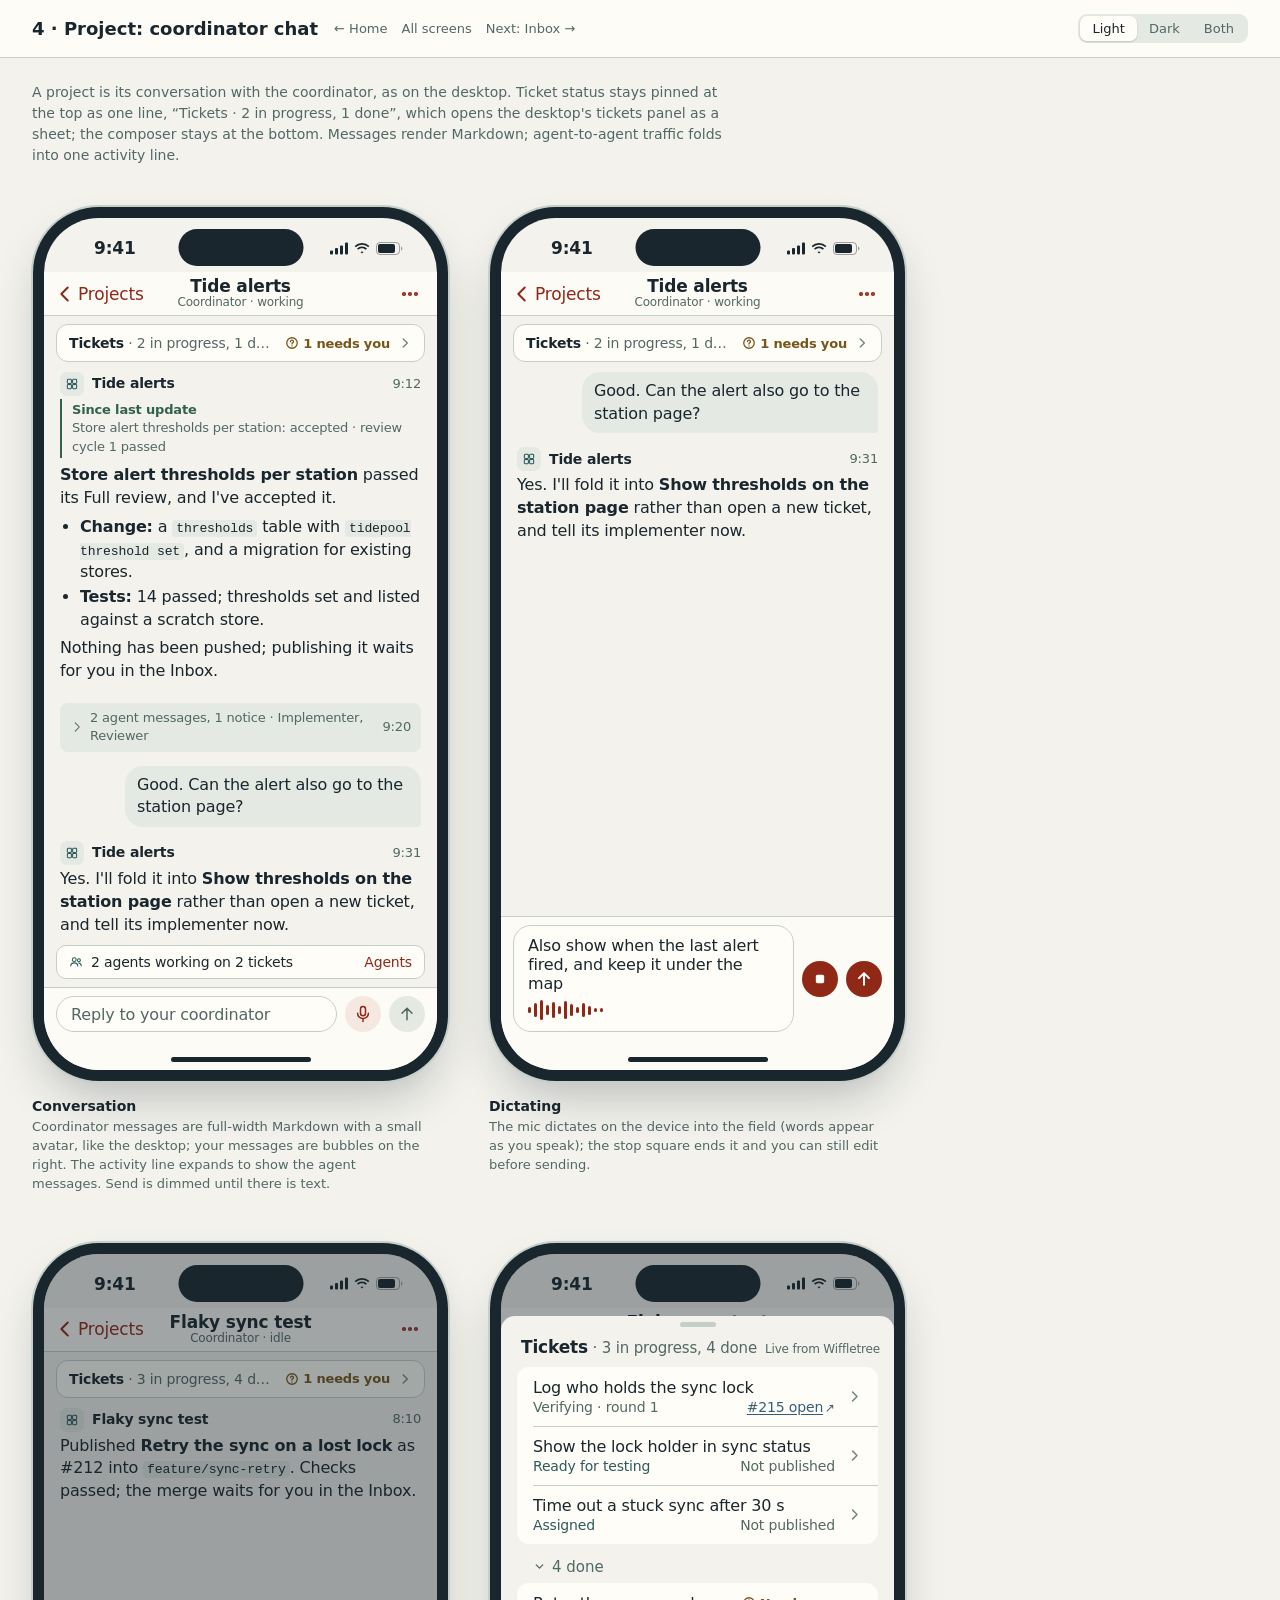
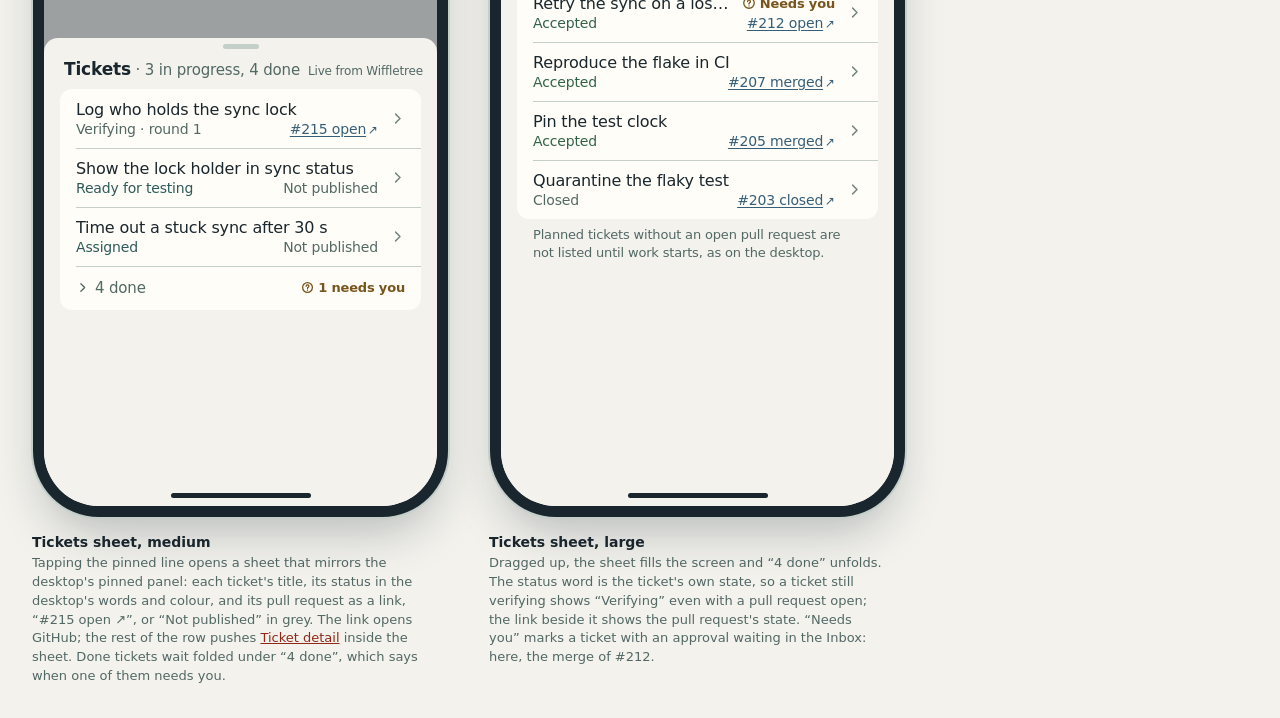
<file: design/mockups/project.html>
<!doctype html>
<html lang="en">
<head>
<meta charset="utf-8">
<meta name="viewport" content="width=device-width, initial-scale=1">
<title>4 · Project · Wiffletree iPhone mockups</title>
<link rel="icon" href="data:,">
<link rel="stylesheet" href="styles.css">
</head>
<body>
<header class="page-header">
  <h1>4 · Project: coordinator chat</h1>
  <nav class="crumbs"><a href="home.html">← Home</a><a href="index.html">All screens</a><a href="inbox.html">Next: Inbox →</a></nav>
  <span class="spacer"></span>
  <div class="appearance"></div>
</header>
<div class="intro">
  <p>A project is its conversation with the coordinator, as on the desktop. Ticket status stays pinned at the top as one line, “Tickets · 2 in progress, 1 done”, which opens the desktop's tickets panel as a sheet; the composer stays at the bottom. Messages render Markdown; agent-to-agent traffic folds into one activity line.</p>
</div>
<main class="gallery">

  <figure class="shot">
    <div class="phones">
      <div class="phone">
        <div class="nav bordered"><div class="lead"><span class="back"><svg class="i"><use href="#i-back"/></svg>Projects</span></div><div class="title">Tide alerts<small>Coordinator · working</small></div><div class="trail"><svg class="i"><use href="#i-dots"/></svg></div></div>
        <div style="height:8px"></div>
        <div class="pinned">
          <span class="summary"><b>Tickets</b> · 2 in progress, 1 done</span>
          <span class="needs"><svg class="i"><use href="#i-question"/></svg>1 needs you</span>
          <svg class="i chev"><use href="#i-chev"/></svg>
        </div>
        <div class="content">
          <div class="chat">
            <div>
              <div class="msg-head"><span class="avatar"><svg class="i"><use href="#i-grid"/></svg></span>Tide alerts<span class="meta">9:12</span></div>
              <div class="md">
                <div class="since"><b>Since last update</b>Store alert thresholds per station: accepted · review cycle 1 passed</div>
                <p><b>Store alert thresholds per station</b> passed its Full review, and I've accepted it.</p>
                <ul>
                  <li><b>Change:</b> a <code>thresholds</code> table with <code>tidepool threshold set</code>, and a migration for existing stores.</li>
                  <li><b>Tests:</b> 14 passed; thresholds set and listed against a scratch store.</li>
                </ul>
                <p>Nothing has been pushed; publishing it waits for you in the Inbox.</p>
              </div>
            </div>
            <div class="activity"><svg class="i"><use href="#i-chev"/></svg>2 agent messages, 1 notice · Implementer, Reviewer<span style="margin-left:auto">9:20</span></div>
            <div class="mine">Good. Can the alert also go to the station page?</div>
            <div>
              <div class="msg-head"><span class="avatar"><svg class="i"><use href="#i-grid"/></svg></span>Tide alerts<span class="meta">9:31</span></div>
              <div class="md"><p>Yes. I'll fold it into <b>Show thresholds on the station page</b> rather than open a new ticket, and tell its implementer now.</p></div>
            </div>
          </div>
        </div>
        <div class="working-bar"><svg class="i"><use href="#i-agents"/></svg>2 agents working on 2 tickets<a href="#">Agents</a></div>
        <div class="composer">
          <div class="field">Reply to your coordinator</div>
          <span class="round mic"><svg class="i"><use href="#i-mic"/></svg></span>
          <span class="round idle"><svg class="i"><use href="#i-up"/></svg></span>
        </div>
      </div>
    </div>
    <figcaption><b>Conversation</b>Coordinator messages are full-width Markdown with a small avatar, like the desktop; your messages are bubbles on the right. The activity line expands to show the agent messages. Send is dimmed until there is text.</figcaption>
  </figure>

  <figure class="shot">
    <div class="phones">
      <div class="phone">
        <div class="nav bordered"><div class="lead"><span class="back"><svg class="i"><use href="#i-back"/></svg>Projects</span></div><div class="title">Tide alerts<small>Coordinator · working</small></div><div class="trail"><svg class="i"><use href="#i-dots"/></svg></div></div>
        <div style="height:8px"></div>
        <div class="pinned">
          <span class="summary"><b>Tickets</b> · 2 in progress, 1 done</span>
          <span class="needs"><svg class="i"><use href="#i-question"/></svg>1 needs you</span>
          <svg class="i chev"><use href="#i-chev"/></svg>
        </div>
        <div class="content">
          <div class="chat">
            <div class="mine">Good. Can the alert also go to the station page?</div>
            <div>
              <div class="msg-head"><span class="avatar"><svg class="i"><use href="#i-grid"/></svg></span>Tide alerts<span class="meta">9:31</span></div>
              <div class="md"><p>Yes. I'll fold it into <b>Show thresholds on the station page</b> rather than open a new ticket, and tell its implementer now.</p></div>
            </div>
          </div>
        </div>
        <div class="composer" style="align-items:center">
          <div class="field" style="color:var(--text);flex-direction:column;align-items:flex-start;gap:6px;padding:10px 14px">
            <span>Also show when the last alert fired, and keep it under the map</span>
            <span class="wave"><span style="height:6px"></span><span style="height:14px"></span><span style="height:20px"></span><span style="height:10px"></span><span style="height:16px"></span><span style="height:8px"></span><span style="height:18px"></span><span style="height:12px"></span><span style="height:6px"></span><span style="height:14px"></span><span style="height:9px"></span><span style="height:4px"></span><span style="height:4px"></span></span>
          </div>
          <span class="round mic" style="background:var(--accent);color:var(--on-accent)"><svg class="i fill"><use href="#i-stop"/></svg></span>
          <span class="round send"><svg class="i"><use href="#i-up"/></svg></span>
        </div>
      </div>
    </div>
    <figcaption><b>Dictating</b>The mic dictates on the device into the field (words appear as you speak); the stop square ends it and you can still edit before sending.</figcaption>
  </figure>

  <figure class="shot">
    <div class="phones">
      <div class="phone">
        <div class="nav bordered"><div class="lead"><span class="back"><svg class="i"><use href="#i-back"/></svg>Projects</span></div><div class="title">Flaky sync test<small>Coordinator · idle</small></div><div class="trail"><svg class="i"><use href="#i-dots"/></svg></div></div>
        <div style="height:8px"></div>
        <div class="pinned">
          <span class="summary"><b>Tickets</b> · 3 in progress, 4 done</span>
          <span class="needs"><svg class="i"><use href="#i-question"/></svg>1 needs you</span>
          <svg class="i chev"><use href="#i-chev"/></svg>
        </div>
        <div class="content">
          <div class="chat">
            <div>
              <div class="msg-head"><span class="avatar"><svg class="i"><use href="#i-grid"/></svg></span>Flaky sync test<span class="meta">8:10</span></div>
              <div class="md"><p>Published <b>Retry the sync on a lost lock</b> as #212 into <code>feature/sync-retry</code>. Checks passed; the merge waits for you in the Inbox.</p></div>
            </div>
          </div>
        </div>
        <div class="scrim"></div>
        <div class="sheet tickets medium">
          <div class="grabber"></div>
          <div class="sheet-head"><span><b>Tickets</b> · 3 in progress, 4 done</span><span class="live-from">Live from Wiffletree</span></div>
          <div class="list">
            <div class="row tk-row"><div class="main"><span class="title"><span>Log who holds the sync lock</span></span><span class="cols"><span class="status-word subtle">Verifying · round 1</span><span class="pr"><span class="pr-link">#215 open<span class="arrow">↗</span></span></span></span></div><svg class="i chev"><use href="#i-chev"/></svg></div>
            <div class="row tk-row"><div class="main"><span class="title"><span>Show the lock holder in sync status</span></span><span class="cols"><span class="status-word focus">Ready for testing</span><span class="pr pr-none">Not published</span></span></div><svg class="i chev"><use href="#i-chev"/></svg></div>
            <div class="row tk-row"><div class="main"><span class="title"><span>Time out a stuck sync after 30 s</span></span><span class="cols"><span class="status-word focus">Assigned</span><span class="pr pr-none">Not published</span></span></div><svg class="i chev"><use href="#i-chev"/></svg></div>
            <div class="row done-toggle"><svg class="i"><use href="#i-chev"/></svg>4 done<span class="needs" style="margin-left:auto"><svg class="i"><use href="#i-question"/></svg>1 needs you</span></div>
          </div>
        </div>
      </div>
    </div>
    <figcaption><b>Tickets sheet, medium</b>Tapping the pinned line opens a sheet that mirrors the desktop's pinned panel: each ticket's title, its status in the desktop's words and colour, and its pull request as a link, “#215 open ↗”, or “Not published” in grey. The link opens GitHub; the rest of the row pushes <a href="ticket.html">Ticket detail</a> inside the sheet. Done tickets wait folded under “4 done”, which says when one of them needs you.</figcaption>
  </figure>

  <figure class="shot">
    <div class="phones">
      <div class="phone">
        <div class="nav bordered"><div class="lead"><span class="back"><svg class="i"><use href="#i-back"/></svg>Projects</span></div><div class="title">Flaky sync test<small>Coordinator · idle</small></div><div class="trail"><svg class="i"><use href="#i-dots"/></svg></div></div>
        <div class="scrim"></div>
        <div class="sheet tickets large">
          <div class="grabber"></div>
          <div class="sheet-head"><span><b>Tickets</b> · 3 in progress, 4 done</span><span class="live-from">Live from Wiffletree</span></div>
          <div class="list">
            <div class="row tk-row"><div class="main"><span class="title"><span>Log who holds the sync lock</span></span><span class="cols"><span class="status-word subtle">Verifying · round 1</span><span class="pr"><span class="pr-link">#215 open<span class="arrow">↗</span></span></span></span></div><svg class="i chev"><use href="#i-chev"/></svg></div>
            <div class="row tk-row"><div class="main"><span class="title"><span>Show the lock holder in sync status</span></span><span class="cols"><span class="status-word focus">Ready for testing</span><span class="pr pr-none">Not published</span></span></div><svg class="i chev"><use href="#i-chev"/></svg></div>
            <div class="row tk-row"><div class="main"><span class="title"><span>Time out a stuck sync after 30 s</span></span><span class="cols"><span class="status-word focus">Assigned</span><span class="pr pr-none">Not published</span></span></div><svg class="i chev"><use href="#i-chev"/></svg></div>
          </div>
          <div class="section-head" style="padding-top:14px"><span class="done-toggle" style="display:flex;align-items:center;gap:6px;text-transform:none;letter-spacing:0"><svg class="i"><use href="#i-down"/></svg>4 done</span></div>
          <div class="list">
            <div class="row tk-row"><div class="main"><span class="title"><span>Retry the sync on a lost lock</span><span class="needs"><svg class="i"><use href="#i-question"/></svg>Needs you</span></span><span class="cols"><span class="status-word green">Accepted</span><span class="pr"><span class="pr-link">#212 open<span class="arrow">↗</span></span></span></span></div><svg class="i chev"><use href="#i-chev"/></svg></div>
            <div class="row tk-row"><div class="main"><span class="title"><span>Reproduce the flake in CI</span></span><span class="cols"><span class="status-word green">Accepted</span><span class="pr"><span class="pr-link">#207 merged<span class="arrow">↗</span></span></span></span></div><svg class="i chev"><use href="#i-chev"/></svg></div>
            <div class="row tk-row"><div class="main"><span class="title"><span>Pin the test clock</span></span><span class="cols"><span class="status-word green">Accepted</span><span class="pr"><span class="pr-link">#205 merged<span class="arrow">↗</span></span></span></span></div><svg class="i chev"><use href="#i-chev"/></svg></div>
            <div class="row tk-row"><div class="main"><span class="title"><span>Quarantine the flaky test</span></span><span class="cols"><span class="status-word subtle">Closed</span><span class="pr"><span class="pr-link">#203 closed<span class="arrow">↗</span></span></span></span></div><svg class="i chev"><use href="#i-chev"/></svg></div>
          </div>
          <div class="section-foot">Planned tickets without an open pull request are not listed until work starts, as on the desktop.</div>
        </div>
      </div>
    </div>
    <figcaption><b>Tickets sheet, large</b>Dragged up, the sheet fills the screen and “4 done” unfolds. The status word is the ticket's own state, so a ticket still verifying shows “Verifying” even with a pull request open; the link beside it shows the pull request's state. “Needs you” marks a ticket with an approval waiting in the Inbox: here, the merge of #212.</figcaption>
  </figure>

</main>
<script src="mockup.js"></script>
</body>
</html>
</file>
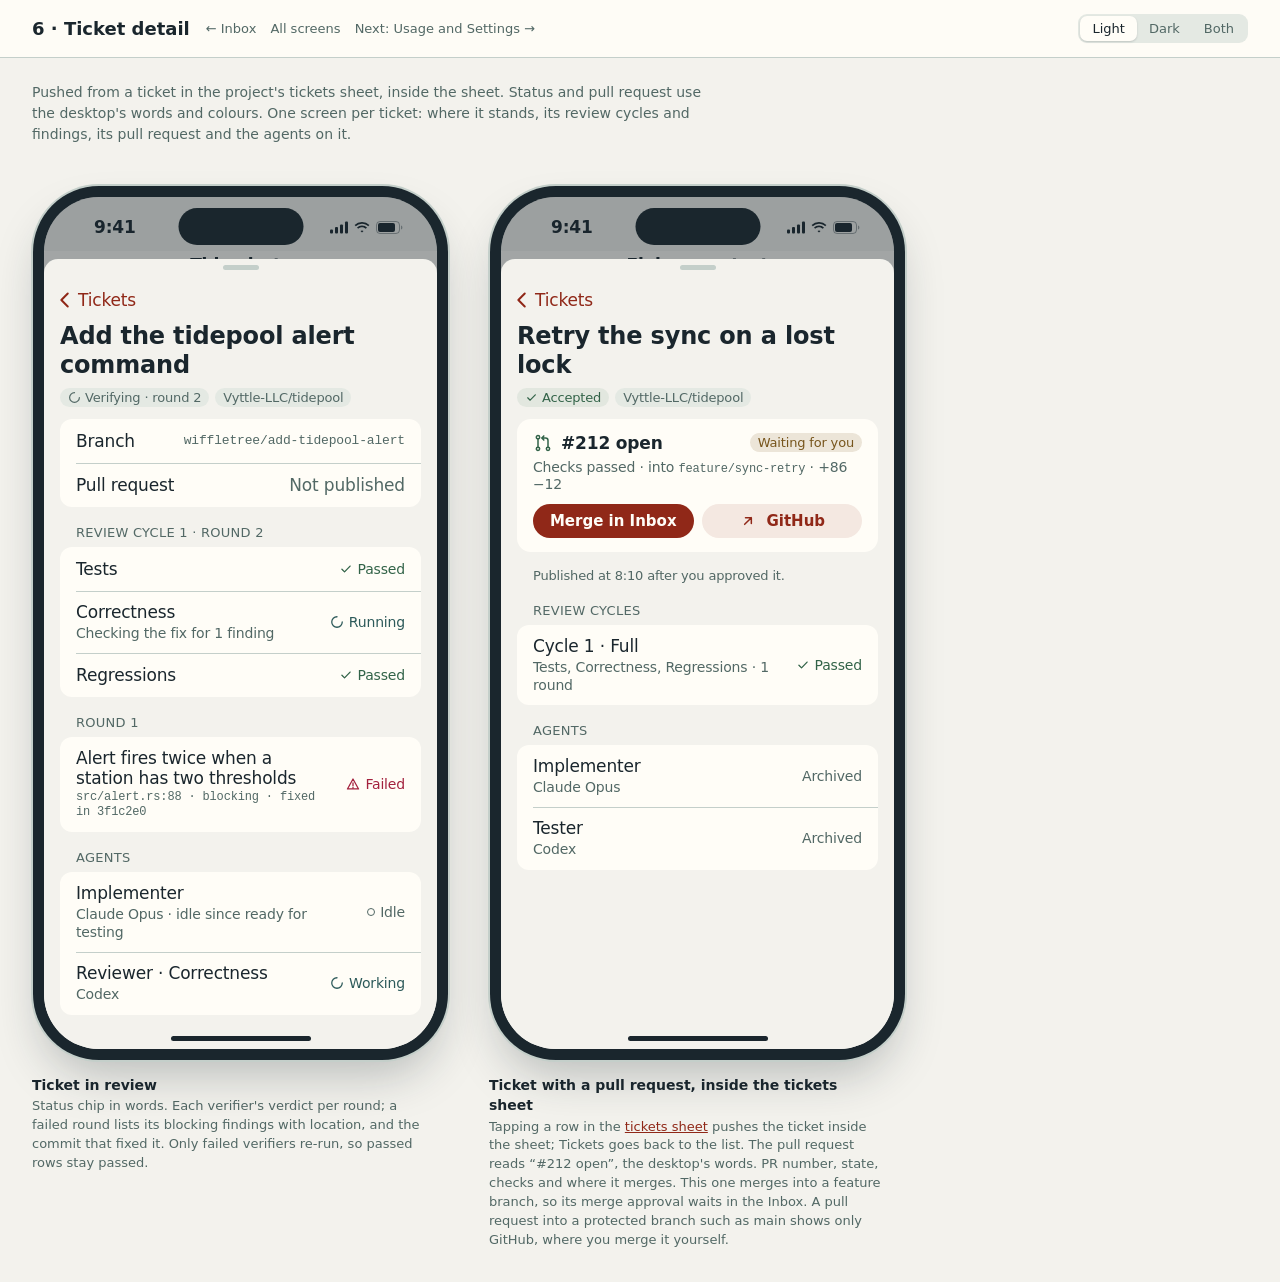
<file: design/mockups/ticket.html>
<!doctype html>
<html lang="en">
<head>
<meta charset="utf-8">
<meta name="viewport" content="width=device-width, initial-scale=1">
<title>6 · Ticket detail · Wiffletree iPhone mockups</title>
<link rel="icon" href="data:,">
<link rel="stylesheet" href="styles.css">
</head>
<body>
<header class="page-header">
  <h1>6 · Ticket detail</h1>
  <nav class="crumbs"><a href="inbox.html">← Inbox</a><a href="index.html">All screens</a><a href="usage-settings.html">Next: Usage and Settings →</a></nav>
  <span class="spacer"></span>
  <div class="appearance"></div>
</header>
<div class="intro">
  <p>Pushed from a ticket in the project's tickets sheet, inside the sheet. Status and pull request use the desktop's words and colours. One screen per ticket: where it stands, its review cycles and findings, its pull request and the agents on it.</p>
</div>
<main class="gallery">

  <figure class="shot">
    <div class="phones">
      <div class="phone">
        <div class="nav bordered"><div class="lead"><span class="back"><svg class="i"><use href="#i-back"/></svg>Projects</span></div><div class="title">Tide alerts<small>Coordinator · working</small></div><div class="trail"><svg class="i"><use href="#i-dots"/></svg></div></div>
        <div class="scrim"></div>
        <div class="sheet tickets large" style="overflow:hidden">
        <div class="grabber"></div>
        <div class="nav"><div class="lead"><span class="back"><svg class="i"><use href="#i-back"/></svg>Tickets</span></div><div></div><div class="trail"></div></div>
        <div class="content">
          <div style="padding:0 16px 12px">
            <div style="font-size:24px;font-weight:700;line-height:1.2">Add the tidepool alert command</div>
            <div style="display:flex;gap:6px;flex-wrap:wrap;margin-top:8px">
              <span class="chip plain"><svg class="i"><use href="#i-spin"/></svg>Verifying · round 2</span>
              <span class="chip plain">Vyttle-LLC/tidepool</span>
            </div>
          </div>
          <div class="list">
            <div class="row"><div class="main">Branch</div><span class="value mono" style="font-size:13px">wiffletree/add-tidepool-alert</span></div>
            <div class="row"><div class="main">Pull request</div><span class="value">Not published</span></div>
          </div>

          <div class="section-head">Review cycle 1 · round 2</div>
          <div class="list">
            <div class="row"><div class="main">Tests</div><span class="state green"><svg class="i"><use href="#i-check"/></svg>Passed</span></div>
            <div class="row"><div class="main">Correctness<span class="sub">Checking the fix for 1 finding</span></div><span class="state cyan"><svg class="i"><use href="#i-spin"/></svg>Running</span></div>
            <div class="row"><div class="main">Regressions</div><span class="state green"><svg class="i"><use href="#i-check"/></svg>Passed</span></div>
          </div>
          <div class="section-head">Round 1</div>
          <div class="list">
            <div class="row">
              <div class="main">Alert fires twice when a station has two thresholds<span class="sub mono" style="font-size:12px">src/alert.rs:88 · blocking · fixed in 3f1c2e0</span></div>
              <span class="state red"><svg class="i"><use href="#i-warn"/></svg>Failed</span>
            </div>
          </div>

          <div class="section-head">Agents</div>
          <div class="list">
            <div class="row"><div class="main">Implementer<span class="sub">Claude Opus · idle since ready for testing</span></div><span class="state subtle"><span class="ring"></span>Idle</span></div>
            <div class="row"><div class="main">Reviewer · Correctness<span class="sub">Codex</span></div><span class="state cyan"><svg class="i"><use href="#i-spin"/></svg>Working</span></div>
          </div>
        </div>
        </div>
      </div>
    </div>
    <figcaption><b>Ticket in review</b>Status chip in words. Each verifier's verdict per round; a failed round lists its blocking findings with location, and the commit that fixed it. Only failed verifiers re-run, so passed rows stay passed.</figcaption>
  </figure>

  <figure class="shot">
    <div class="phones">
      <div class="phone">
        <div class="nav bordered"><div class="lead"><span class="back"><svg class="i"><use href="#i-back"/></svg>Projects</span></div><div class="title">Flaky sync test<small>Coordinator · idle</small></div><div class="trail"><svg class="i"><use href="#i-dots"/></svg></div></div>
        <div class="scrim"></div>
        <div class="sheet tickets large" style="overflow:hidden">
        <div class="grabber"></div>
        <div class="nav"><div class="lead"><span class="back"><svg class="i"><use href="#i-back"/></svg>Tickets</span></div><div></div><div class="trail"></div></div>
        <div class="content">
          <div style="padding:0 16px 12px">
            <div style="font-size:24px;font-weight:700;line-height:1.2">Retry the sync on a lost lock</div>
            <div style="display:flex;gap:6px;flex-wrap:wrap;margin-top:8px">
              <span class="chip green"><svg class="i"><use href="#i-check"/></svg>Accepted</span>
              <span class="chip plain">Vyttle-LLC/tidepool</span>
            </div>
          </div>

          <div class="card">
            <div style="display:flex;align-items:center;gap:8px"><svg class="i" style="color:var(--green);font-size:20px"><use href="#i-pr"/></svg><h3>#212 open</h3><span class="chip yellow" style="margin-left:auto">Waiting for you</span></div>
            <div class="meta" style="margin-top:6px;font-size:14px">Checks passed · into <span class="mono">feature/sync-retry</span> · +86 −12</div>
            <div class="btn-row" style="margin-top:12px">
              <button class="btn filled small" style="flex:1">Merge in Inbox</button>
              <button class="btn tinted small" style="flex:1"><svg class="i"><use href="#i-external"/></svg>GitHub</button>
            </div>
          </div>
          <div class="section-foot" style="margin:-4px 0 0">Published at 8:10 after you approved it.</div>

          <div class="section-head">Review cycles</div>
          <div class="list">
            <div class="row"><div class="main">Cycle 1 · Full<span class="sub">Tests, Correctness, Regressions · 1 round</span></div><span class="state green"><svg class="i"><use href="#i-check"/></svg>Passed</span></div>
          </div>

          <div class="section-head">Agents</div>
          <div class="list">
            <div class="row"><div class="main">Implementer<span class="sub">Claude Opus</span></div><span class="state subtle">Archived</span></div>
            <div class="row"><div class="main">Tester<span class="sub">Codex</span></div><span class="state subtle">Archived</span></div>
          </div>
        </div>
        </div>
      </div>
    </div>
    <figcaption><b>Ticket with a pull request, inside the tickets sheet</b>Tapping a row in the <a href="project.html">tickets sheet</a> pushes the ticket inside the sheet; Tickets goes back to the list. The pull request reads “#212 open”, the desktop's words. PR number, state, checks and where it merges. This one merges into a feature branch, so its merge approval waits in the Inbox. A pull request into a protected branch such as main shows only GitHub, where you merge it yourself.</figcaption>
  </figure>

</main>
<script src="mockup.js"></script>
</body>
</html>
</file>
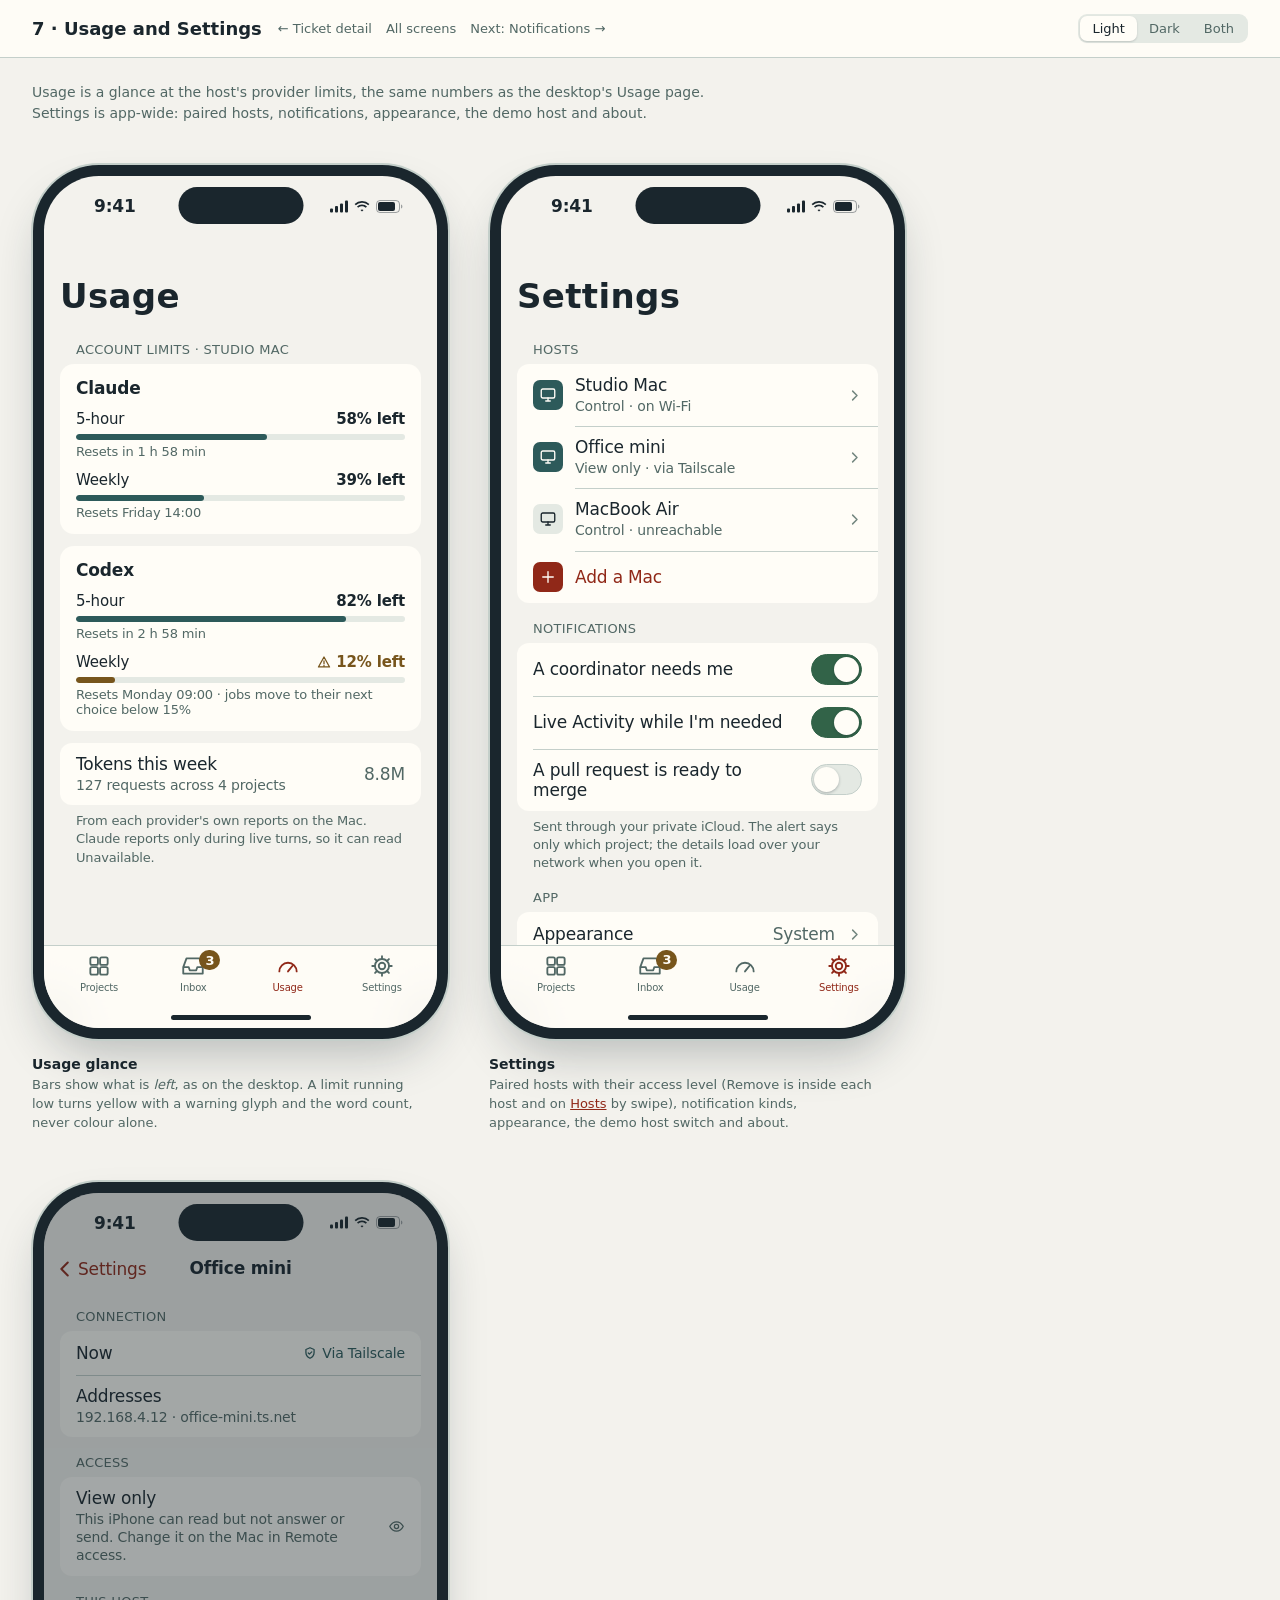
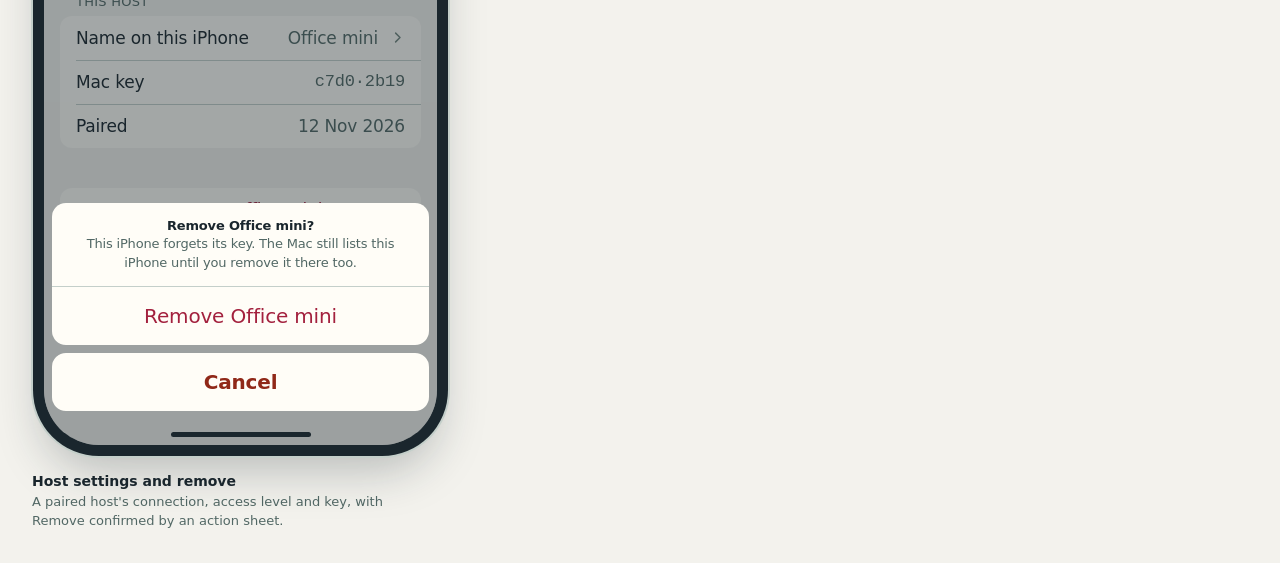
<file: design/mockups/usage-settings.html>
<!doctype html>
<html lang="en">
<head>
<meta charset="utf-8">
<meta name="viewport" content="width=device-width, initial-scale=1">
<title>7 · Usage and Settings · Wiffletree iPhone mockups</title>
<link rel="icon" href="data:,">
<link rel="stylesheet" href="styles.css">
</head>
<body>
<header class="page-header">
  <h1>7 · Usage and Settings</h1>
  <nav class="crumbs"><a href="ticket.html">← Ticket detail</a><a href="index.html">All screens</a><a href="notifications.html">Next: Notifications →</a></nav>
  <span class="spacer"></span>
  <div class="appearance"></div>
</header>
<div class="intro">
  <p>Usage is a glance at the host's provider limits, the same numbers as the desktop's Usage page. Settings is app-wide: paired hosts, notifications, appearance, the demo host and about.</p>
</div>
<main class="gallery">

  <figure class="shot">
    <div class="phones">
      <div class="phone">
        <div class="nav"><div class="lead"></div><div></div><div class="trail"></div></div>
        <div class="large-title">Usage</div>
        <div class="content">
          <div class="section-head">Account limits · Studio Mac</div>
          <div class="card">
            <h3>Claude</h3>
            <div style="display:flex;justify-content:space-between;margin-top:12px;font-size:15px"><span>5-hour</span><b>58% left</b></div>
            <div class="progress" style="margin:6px 0 4px"><span style="width:58%"></span></div>
            <div class="meta">Resets in 1 h 58 min</div>
            <div style="display:flex;justify-content:space-between;margin-top:12px;font-size:15px"><span>Weekly</span><b>39% left</b></div>
            <div class="progress" style="margin:6px 0 4px"><span style="width:39%"></span></div>
            <div class="meta">Resets Friday 14:00</div>
          </div>
          <div class="card">
            <h3>Codex</h3>
            <div style="display:flex;justify-content:space-between;margin-top:12px;font-size:15px"><span>5-hour</span><b>82% left</b></div>
            <div class="progress" style="margin:6px 0 4px"><span style="width:82%"></span></div>
            <div class="meta">Resets in 2 h 58 min</div>
            <div style="display:flex;justify-content:space-between;margin-top:12px;font-size:15px"><span>Weekly</span><b class="state yellow" style="font-size:15px"><svg class="i"><use href="#i-warn"/></svg>12% left</b></div>
            <div class="progress" style="margin:6px 0 4px"><span style="width:12%;background:var(--yellow)"></span></div>
            <div class="meta">Resets Monday 09:00 · jobs move to their next choice below 15%</div>
          </div>
          <div class="list">
            <div class="row"><div class="main">Tokens this week<span class="sub">127 requests across 4 projects</span></div><span class="value">8.8M</span></div>
          </div>
          <div class="section-foot">From each provider's own reports on the Mac. Claude reports only during live turns, so it can read Unavailable.</div>
        </div>
        <div class="tabbar">
          <div class="tab"><svg class="i"><use href="#i-grid"/></svg>Projects</div>
          <div class="tab"><svg class="i"><use href="#i-tray"/></svg><span class="badge">3</span>Inbox</div>
          <div class="tab on"><svg class="i"><use href="#i-gauge"/></svg>Usage</div>
          <div class="tab"><svg class="i"><use href="#i-gear"/></svg>Settings</div>
        </div>
      </div>
    </div>
    <figcaption><b>Usage glance</b>Bars show what is <i>left</i>, as on the desktop. A limit running low turns yellow with a warning glyph and the word count, never colour alone.</figcaption>
  </figure>

  <figure class="shot">
    <div class="phones">
      <div class="phone">
        <div class="nav"><div class="lead"></div><div></div><div class="trail"></div></div>
        <div class="large-title">Settings</div>
        <div class="content">
          <div class="section-head">Hosts</div>
          <div class="list">
            <div class="row has-icon"><span class="icon-tile cyan"><svg class="i"><use href="#i-mac"/></svg></span><div class="main">Studio Mac<span class="sub">Control · on Wi-Fi</span></div><svg class="i chev"><use href="#i-chev"/></svg></div>
            <div class="row has-icon"><span class="icon-tile cyan"><svg class="i"><use href="#i-mac"/></svg></span><div class="main">Office mini<span class="sub">View only · via Tailscale</span></div><svg class="i chev"><use href="#i-chev"/></svg></div>
            <div class="row has-icon"><span class="icon-tile"><svg class="i"><use href="#i-mac"/></svg></span><div class="main">MacBook Air<span class="sub">Control · unreachable</span></div><svg class="i chev"><use href="#i-chev"/></svg></div>
            <div class="row action has-icon"><span class="icon-tile accent"><svg class="i"><use href="#i-plus"/></svg></span><div class="main">Add a Mac</div></div>
          </div>

          <div class="section-head">Notifications</div>
          <div class="list">
            <div class="row"><div class="main">A coordinator needs me</div><span class="switch on"></span></div>
            <div class="row"><div class="main">Live Activity while I'm needed</div><span class="switch on"></span></div>
            <div class="row"><div class="main">A pull request is ready to merge</div><span class="switch"></span></div>
          </div>
          <div class="section-foot">Sent through your private iCloud. The alert says only which project; the details load over your network when you open it.</div>

          <div class="section-head">App</div>
          <div class="list">
            <div class="row"><div class="main">Appearance</div><span class="value">System</span><svg class="i chev"><use href="#i-chev"/></svg></div>
            <div class="row"><div class="main">Show the demo host</div><span class="switch on"></span></div>
          </div>

          <div class="section-head">About</div>
          <div class="list">
            <div class="row"><div class="main">Version</div><span class="value">1.0 (1)</span></div>
            <div class="row"><div class="main">Privacy</div><span class="value">Data not collected</span></div>
            <div class="row"><div class="main">Source code</div><svg class="i" style="color:var(--muted)"><use href="#i-external"/></svg></div>
          </div>
        </div>
        <div class="tabbar">
          <div class="tab"><svg class="i"><use href="#i-grid"/></svg>Projects</div>
          <div class="tab"><svg class="i"><use href="#i-tray"/></svg><span class="badge">3</span>Inbox</div>
          <div class="tab"><svg class="i"><use href="#i-gauge"/></svg>Usage</div>
          <div class="tab on"><svg class="i"><use href="#i-gear"/></svg>Settings</div>
        </div>
      </div>
    </div>
    <figcaption><b>Settings</b>Paired hosts with their access level (Remove is inside each host and on <a href="hosts.html">Hosts</a> by swipe), notification kinds, appearance, the demo host switch and about.</figcaption>
  </figure>

  <figure class="shot">
    <div class="phones">
      <div class="phone">
        <div class="nav"><div class="lead"><span class="back"><svg class="i"><use href="#i-back"/></svg>Settings</span></div><div class="title">Office mini</div><div class="trail"></div></div>
        <div class="content">
          <div class="section-head">Connection</div>
          <div class="list">
            <div class="row"><div class="main">Now</div><span class="state cyan"><svg class="i"><use href="#i-vpn"/></svg>Via Tailscale</span></div>
            <div class="row"><div class="main">Addresses<span class="sub">192.168.4.12 · office-mini.ts.net</span></div></div>
          </div>
          <div class="section-head">Access</div>
          <div class="list">
            <div class="row"><div class="main">View only<span class="sub">This iPhone can read but not answer or send. Change it on the Mac in Remote access.</span></div><svg class="i" style="color:var(--subtle)"><use href="#i-eye"/></svg></div>
          </div>
          <div class="section-head">This host</div>
          <div class="list">
            <div class="row"><div class="main">Name on this iPhone</div><span class="value">Office mini</span><svg class="i chev"><use href="#i-chev"/></svg></div>
            <div class="row"><div class="main">Mac key</div><span class="value mono">c7d0·2b19</span></div>
            <div class="row"><div class="main">Paired</div><span class="value">12 Nov 2026</span></div>
          </div>
          <div class="section-head">&nbsp;</div>
          <div class="list"><div class="row destructive">Remove Office mini</div></div>
        </div>
        <div class="scrim"></div>
        <div class="action-sheet">
          <div class="group">
            <div class="msg"><b style="color:var(--text)">Remove Office mini?</b><br>This iPhone forgets its key. The Mac still lists this iPhone until you remove it there too.</div>
            <div class="destructive">Remove Office mini</div>
          </div>
          <div class="group"><div class="cancel">Cancel</div></div>
        </div>
      </div>
    </div>
    <figcaption><b>Host settings and remove</b>A paired host's connection, access level and key, with Remove confirmed by an action sheet.</figcaption>
  </figure>

</main>
<script src="mockup.js"></script>
</body>
</html>
</file>
<file: design/mockups/styles.css>
/* Wiffletree iPhone mockups: Tidal tokens, an iPhone frame and the iOS components the screens share.
   Every colour comes from design/themes/wiffletree-tidal.json in the host repo; mixes of two tokens
   stand in for iOS materials and tints. */

/* Tidal brand colours, the same in both appearances. Signal red is for the logo joint only. */
:root {
  --deep-teal: #1A262D;
  --blue-teal: #1C3742;
  --tide: #2D5A5A;
  --stone: #D1D1CD;
  --paper: #F3F2ED;
  --signal: #D63C35;

  --font: -apple-system, BlinkMacSystemFont, "SF Pro Text", system-ui, "Helvetica Neue", sans-serif;
  --mono: ui-monospace, "SF Mono", Menlo, monospace;
}

:root,
[data-theme="light"] {
  --base: #F3F2ED;
  --surface: #FFFDF7;
  --overlay: #E4E9E3;
  --text: #1A262D;
  --subtle: #526865;
  --muted: #748781;
  --edge: #C4CFCA;
  --accent: #902818;
  --on-accent: #FFFDF7;
  --focus: #2D5A5A;
  --green: #326348;
  --red: #A3213E;
  --yellow: #77551C;
  --blue: #365E78;
  --magenta: #765074;
  --cyan: #2D5A5A;
  color-scheme: light;
}

[data-theme="dark"] {
  --base: #1A262D;
  --surface: #22373E;
  --overlay: #2A434A;
  --text: #F3F2ED;
  --subtle: #AFBFBC;
  --muted: #829B99;
  --edge: #496063;
  --accent: #E6977E;
  --on-accent: #1A262D;
  --focus: #86C1BC;
  --green: #A0CBB0;
  --red: #FFA6B8;
  --yellow: #E4C17A;
  --blue: #9AC4D8;
  --magenta: #CFADD0;
  --cyan: #86C1BC;
  color-scheme: dark;
}

/* Tints: a status colour washed into the surface, for chips and soft buttons. */
[data-theme], :root {
  --tint-accent: color-mix(in srgb, var(--accent) 10%, var(--surface));
  --tint-yellow: color-mix(in srgb, var(--yellow) 14%, var(--surface));
  --tint-green: color-mix(in srgb, var(--green) 14%, var(--surface));
  --tint-red: color-mix(in srgb, var(--red) 13%, var(--surface));
  --tint-cyan: color-mix(in srgb, var(--cyan) 14%, var(--surface));
  --bar-material: color-mix(in srgb, var(--surface) 88%, transparent);
}

* { box-sizing: border-box; }

body {
  margin: 0;
  font-family: var(--font);
  background: var(--base);
  color: var(--text);
  -webkit-font-smoothing: antialiased;
}

a { color: var(--accent); }

.i { width: 1em; height: 1em; flex: none; fill: none; stroke: currentColor; stroke-width: 1.8; stroke-linecap: round; stroke-linejoin: round; vertical-align: -0.15em; }
.i.fill { fill: currentColor; stroke: none; }

/* ---------- Page chrome around the phones ---------- */

.page-header {
  position: sticky; top: 0; z-index: 10;
  display: flex; align-items: center; gap: 16px; flex-wrap: wrap;
  padding: 14px 32px;
  background: var(--bar-material);
  backdrop-filter: blur(16px);
  border-bottom: 1px solid var(--edge);
}
.page-header h1 { font-size: 18px; font-weight: 600; margin: 0; }
.page-header .crumbs { font-size: 13px; color: var(--subtle); display: flex; gap: 14px; }
.page-header .crumbs a { color: var(--subtle); text-decoration: none; }
.page-header .crumbs a:hover { color: var(--text); }
.page-header .spacer { flex: 1; }

.appearance { display: inline-flex; padding: 2px; border-radius: 9px; background: var(--overlay); }
.appearance button {
  font: 500 13px var(--font); color: var(--subtle);
  border: 0; background: none; padding: 5px 12px; border-radius: 7px; cursor: pointer;
}
.appearance button[aria-pressed="true"] { background: var(--surface); color: var(--text); box-shadow: 0 1px 2px color-mix(in srgb, var(--deep-teal) 18%, transparent); }
.appearance button:focus-visible { outline: 2px solid var(--focus); outline-offset: 1px; }

.intro { max-width: 760px; padding: 24px 32px 0; color: var(--subtle); font-size: 14px; line-height: 1.5; }
.intro p { margin: 0 0 8px; }

.gallery { display: flex; flex-wrap: wrap; gap: 48px 40px; padding: 32px; align-items: flex-start; }
.shot { margin: 0; display: flex; flex-direction: column; gap: 14px; }
.shot .phones { display: flex; gap: 28px; }
.shot figcaption { max-width: 393px; font-size: 13px; line-height: 1.45; color: var(--subtle); }
.shot figcaption b { display: block; color: var(--text); font-size: 14px; margin-bottom: 2px; }

/* ---------- iPhone frame (393 × 852 points, like iPhone 16 Pro) ---------- */

.phone {
  position: relative; flex: none;
  width: 393px; height: 852px;
  border-radius: 55px;
  overflow: hidden;
  background: var(--base);
  color: var(--text);
  font-size: 17px;
  letter-spacing: -0.01em;
  display: flex; flex-direction: column;
  box-shadow: 0 0 0 11px var(--deep-teal), 0 0 0 13px var(--edge), 0 24px 48px color-mix(in srgb, var(--deep-teal) 28%, transparent);
  margin: 12px;
}
.phone.grouped { background: var(--base); }

.island { position: absolute; z-index: 30; top: 11px; left: 50%; transform: translateX(-50%); width: 125px; height: 37px; border-radius: 20px; background: var(--deep-teal); }
.home-indicator { position: absolute; z-index: 30; bottom: 8px; left: 50%; transform: translateX(-50%); width: 140px; height: 5px; border-radius: 3px; background: var(--text); }

.status-bar { flex: none; height: 54px; display: flex; align-items: center; justify-content: space-between; padding: 6px 34px 0 50px; font-size: 17px; font-weight: 600; position: relative; z-index: 20; }
.status-bar .sb-icons { display: flex; gap: 6px; align-items: center; }
.status-bar svg { height: 13px; fill: currentColor; }

/* ---------- Navigation ---------- */

.nav { flex: none; height: 44px; display: grid; grid-template-columns: 1fr auto 1fr; align-items: center; padding: 0 16px; }
.nav .title { font-weight: 600; font-size: 17px; text-align: center; display: flex; flex-direction: column; align-items: center; line-height: 1.15; }
.nav .title small { font-size: 12px; font-weight: 400; color: var(--subtle); }
.nav .lead, .nav .trail { display: flex; gap: 18px; align-items: center; color: var(--accent); font-size: 17px; }
.nav .trail { justify-content: flex-end; }
.nav .back { display: flex; align-items: center; gap: 2px; margin-left: -6px; }
.nav .back .i { font-size: 24px; stroke-width: 2.2; }
.nav .trail .i, .nav .lead .i { font-size: 22px; }
.nav.bordered { border-bottom: 0.5px solid var(--edge); background: var(--bar-material); }

.large-title { padding: 2px 16px 8px; font-size: 34px; font-weight: 700; letter-spacing: 0.01em; display: flex; align-items: center; gap: 10px; }
.large-title .host-menu { display: flex; align-items: center; gap: 6px; }
.large-title .host-menu .i { font-size: 20px; color: var(--accent); stroke-width: 2.4; }

.content { flex: 1; overflow: hidden; position: relative; }

/* Tab bar */
.tabbar {
  flex: none; height: 83px; display: grid; grid-template-columns: repeat(4, 1fr);
  padding: 7px 8px 0; background: var(--bar-material); backdrop-filter: blur(20px);
  border-top: 0.5px solid var(--edge);
}
.tab { display: flex; flex-direction: column; align-items: center; gap: 3px; font-size: 10px; font-weight: 500; color: var(--subtle); position: relative; }
.tab .i { font-size: 26px; stroke-width: 1.7; }
.tab.on { color: var(--accent); }
.tab .badge { position: absolute; top: -3px; left: calc(50% + 6px); }

/* ---------- Lists (inset grouped) ---------- */

.section-head { padding: 18px 32px 7px; font-size: 13px; color: var(--subtle); text-transform: uppercase; letter-spacing: 0.02em; display: flex; justify-content: space-between; }
.section-head a { text-transform: none; letter-spacing: 0; font-size: 15px; text-decoration: none; }
.section-foot { padding: 7px 32px 0; font-size: 13px; color: var(--subtle); line-height: 1.4; }

.list { margin: 0 16px; background: var(--surface); border-radius: 12px; overflow: hidden; }
.row { position: relative; display: flex; align-items: center; gap: 12px; min-height: 44px; padding: 11px 16px; }
.row + .row::before { content: ""; position: absolute; top: 0; left: var(--inset, 16px); right: 0; border-top: 0.5px solid var(--edge); }
.row.has-icon { --inset: 58px; }
.row .main { flex: 1; min-width: 0; display: flex; flex-direction: column; gap: 2px; }
.row .main .sub { font-size: 14px; color: var(--subtle); line-height: 1.3; }
.row .value { color: var(--subtle); font-size: 17px; }
.row .chev { color: var(--muted); font-size: 15px; stroke-width: 2.4; }
.row.action { color: var(--accent); }
.row.destructive { color: var(--red); justify-content: center; }

.icon-tile { width: 30px; height: 30px; border-radius: 7px; display: grid; place-items: center; flex: none; background: var(--overlay); color: var(--text); font-size: 18px; }
.icon-tile.accent { background: var(--accent); color: var(--on-accent); }
.icon-tile.cyan { background: var(--cyan); color: var(--on-accent); }
.icon-tile.green { background: var(--green); color: var(--on-accent); }
.icon-tile.yellow { background: var(--yellow); color: var(--on-accent); }
.icon-tile.blue { background: var(--blue); color: var(--on-accent); }
.icon-tile.magenta { background: var(--magenta); color: var(--on-accent); }

/* Swipe actions: the row slides left over its action buttons. */
.swipe { position: relative; overflow: hidden; }
.swipe .actions { position: absolute; inset: 0 0 0 auto; display: flex; }
.swipe .actions span { width: 78px; display: flex; flex-direction: column; align-items: center; justify-content: center; gap: 4px; font-size: 13px; font-weight: 500; color: var(--on-accent); }
.swipe .actions .i { font-size: 20px; }
.swipe .actions .act-red { background: var(--red); }
.swipe .actions .act-gray { background: var(--subtle); color: var(--surface); }
.swipe .row { background: var(--surface); transform: translateX(-78px); }
.swipe > .ask { transform: translateX(-100px); }

/* ---------- Small parts ---------- */

.badge { min-width: 20px; height: 20px; padding: 0 6px; border-radius: 10px; display: inline-grid; place-items: center; font-size: 13px; font-weight: 600; background: var(--yellow); color: var(--on-accent); }
.badge.accent { background: var(--accent); }
.badge.step { width: 24px; height: 24px; border-radius: 12px; flex: none; }
.current-mark { color: var(--accent); font-size: 20px; stroke-width: 2.4; }

.chip { display: inline-flex; align-items: center; gap: 4px; padding: 2px 8px; border-radius: 999px; font-size: 13px; font-weight: 500; white-space: nowrap; }
.chip .i { font-size: 13px; stroke-width: 2.2; }
.chip.yellow { background: var(--tint-yellow); color: var(--yellow); }
.chip.green { background: var(--tint-green); color: var(--green); }
.chip.red { background: var(--tint-red); color: var(--red); }
.chip.cyan { background: var(--tint-cyan); color: var(--cyan); }
.chip.accent { background: var(--tint-accent); color: var(--accent); }
.chip.plain { background: var(--overlay); color: var(--subtle); }

.state { display: inline-flex; align-items: center; gap: 5px; font-size: 14px; }
.state .i { font-size: 14px; stroke-width: 2.2; }
.state.green { color: var(--green); }
.state.cyan { color: var(--cyan); }
.state.yellow { color: var(--yellow); }
.state.red { color: var(--red); }
.state.subtle { color: var(--subtle); }
.dot { width: 8px; height: 8px; border-radius: 50%; display: inline-block; background: currentColor; flex: none; }
.ring { width: 8px; height: 8px; border-radius: 50%; display: inline-block; border: 1.5px solid currentColor; flex: none; }

.progress { height: 6px; border-radius: 3px; background: var(--overlay); overflow: hidden; display: flex; gap: 2px; }
.progress span { display: block; height: 100%; border-radius: 3px; background: var(--cyan); }
.progress span.green { background: var(--green); }
.progress span.rest { background: none; }

.btn { display: flex; align-items: center; justify-content: center; gap: 8px; height: 50px; border-radius: 14px; font: 600 17px var(--font); border: 0; width: 100%; }
.btn .i { font-size: 20px; }
.btn.filled { background: var(--accent); color: var(--on-accent); }
.btn.tinted { background: var(--tint-accent); color: var(--accent); }
.btn.gray { background: var(--overlay); color: var(--text); }
.btn.plain { background: none; color: var(--accent); }
.btn.small { height: 34px; border-radius: 17px; font-size: 15px; padding: 0 14px; width: auto; }
.btn-row { display: flex; gap: 8px; }

.switch { width: 51px; height: 31px; border-radius: 16px; background: var(--overlay); position: relative; flex: none; border: 1px solid var(--edge); }
.switch::after { content: ""; position: absolute; top: 2px; left: 2px; width: 25px; height: 25px; border-radius: 50%; background: var(--surface); box-shadow: 0 1px 3px color-mix(in srgb, var(--deep-teal) 30%, transparent); }
.switch.on { background: var(--green); border-color: var(--green); }
.switch.on::after { left: 22px; }

.seg { display: grid; grid-auto-flow: column; grid-auto-columns: 1fr; margin: 0 16px; padding: 2px; border-radius: 9px; background: var(--overlay); font-size: 13px; font-weight: 500; text-align: center; }
.seg span { padding: 6px 0; border-radius: 7px; color: var(--text); }
.seg span.on { background: var(--surface); font-weight: 600; box-shadow: 0 1px 3px color-mix(in srgb, var(--deep-teal) 16%, transparent); }

.card { margin: 0 16px 12px; background: var(--surface); border-radius: 14px; padding: 14px 16px; }
.card h3 { margin: 0; font-size: 17px; font-weight: 600; }
.meta { font-size: 13px; color: var(--subtle); }
.mono { font-family: var(--mono); font-size: 0.86em; }
code { font-family: var(--mono); font-size: 0.82em; background: var(--overlay); padding: 1px 4px; border-radius: 4px; }

/* Demo marker: a light tag in the navigation, not a warning. */
.demo-tag { display: inline-flex; align-items: center; gap: 4px; padding: 2px 8px; border-radius: 6px; font-size: 12px; font-weight: 600; letter-spacing: 0.04em; text-transform: uppercase; color: var(--cyan); border: 1px solid var(--cyan); }
.demo-tag.small { font-size: 10px; padding: 1px 5px; }
.demo-strip { flex: none; display: flex; align-items: center; justify-content: center; gap: 6px; height: 28px; font-size: 13px; color: var(--cyan); background: var(--tint-cyan); }
.demo-strip a { font-weight: 600; text-decoration: none; color: var(--cyan); }

/* ---------- Sheets and alerts ---------- */

.scrim { position: absolute; inset: 0; z-index: 25; background: color-mix(in srgb, var(--deep-teal) 40%, transparent); }
.sheet { position: absolute; z-index: 26; left: 0; right: 0; bottom: 0; background: var(--base); border-radius: 14px 14px 0 0; padding: 6px 0 40px; }
.sheet .grabber { width: 36px; height: 5px; border-radius: 3px; background: var(--edge); margin: 0 auto 8px; }
.sheet .sheet-title { text-align: center; font-weight: 600; padding: 6px 16px 14px; }

.action-sheet { position: absolute; z-index: 26; left: 8px; right: 8px; bottom: 34px; display: flex; flex-direction: column; gap: 8px; }
.action-sheet .group { background: var(--surface); border-radius: 14px; overflow: hidden; text-align: center; }
.action-sheet .group > div { padding: 17px 16px; font-size: 20px; color: var(--accent); border-top: 0.5px solid var(--edge); }
.action-sheet .group > div:first-child { border-top: 0; }
.action-sheet .group .msg { font-size: 13px; color: var(--subtle); padding: 14px 16px; line-height: 1.4; }
.action-sheet .group .destructive { color: var(--red); }
.action-sheet .group .cancel { font-weight: 600; }

.alert { position: absolute; z-index: 26; top: 50%; left: 50%; transform: translate(-50%, -50%); width: 270px; background: var(--surface); border-radius: 14px; text-align: center; overflow: hidden; }
.alert .body { padding: 19px 16px 16px; }
.alert .body b { display: block; font-size: 17px; margin-bottom: 4px; }
.alert .body p { margin: 0; font-size: 13px; line-height: 1.4; }
.alert .buttons { display: grid; grid-template-columns: 1fr 1fr; border-top: 0.5px solid var(--edge); }
.alert .buttons span { padding: 11px; color: var(--accent); font-size: 17px; }
.alert .buttons span + span { border-left: 0.5px solid var(--edge); font-weight: 600; }

/* ---------- Home ---------- */

.host-state { padding: 0 16px 10px; margin-top: -4px; }
.needs-you { margin: 4px 16px 0; background: var(--surface); border-radius: 14px; padding: 14px 16px; display: flex; gap: 12px; align-items: flex-start; border-left: 4px solid var(--yellow); }
.needs-you .count { font-size: 28px; font-weight: 700; color: var(--yellow); line-height: 1; }
.needs-you .main { flex: 1; min-width: 0; }
.needs-you .main b { display: block; font-size: 16px; }
.needs-you .main span { font-size: 14px; color: var(--subtle); line-height: 1.35; display: block; margin-top: 2px; }
.proj .main .progress { margin-top: 6px; }
.proj .name { display: flex; align-items: center; gap: 8px; font-weight: 600; }
.proj .name .badge { margin-left: auto; }
.menu { position: absolute; z-index: 26; left: 16px; top: 150px; width: 260px; background: var(--surface); border-radius: 13px; overflow: hidden; box-shadow: 0 10px 40px color-mix(in srgb, var(--deep-teal) 35%, transparent); }
.menu .row { min-height: 44px; }
.menu .sep { height: 8px; background: var(--overlay); }

/* ---------- Conversation ---------- */

/* The pinned tickets line: the desktop panel's header on one row. Tapping it opens the tickets sheet. */
.pinned { flex: none; margin: 0 12px 6px; display: flex; align-items: center; gap: 8px; padding: 10px 12px; background: var(--surface); border: 0.5px solid var(--edge); border-radius: 12px; font-size: 14px; }
.pinned .summary { flex: 1; min-width: 0; white-space: nowrap; overflow: hidden; text-overflow: ellipsis; color: var(--subtle); }
.pinned .summary b { color: var(--text); font-weight: 600; }
.pinned .chev { color: var(--muted); font-size: 14px; stroke-width: 2.4; }
.needs { display: inline-flex; align-items: center; gap: 4px; color: var(--yellow); font-size: 13px; font-weight: 600; white-space: nowrap; }
.needs .i { font-size: 14px; stroke-width: 2.2; }

/* The tickets sheet: the desktop's pinned panel. Title, status word in its state's colour, PR link. */
.sheet.tickets { padding-bottom: 0; display: flex; flex-direction: column; }
.sheet.medium { height: 468px; }
.sheet.large { top: 62px; }
.sheet-head { display: flex; align-items: baseline; gap: 8px; padding: 2px 20px 10px; font-size: 15px; color: var(--subtle); white-space: nowrap; }
.sheet-head b { color: var(--text); font-size: 17px; font-weight: 600; }
.sheet-head .live-from { margin-left: auto; font-size: 12px; }
.tk-row .title { font-size: 16px; display: flex; align-items: center; gap: 8px; }
.tk-row .title span:first-child { flex: 1; min-width: 0; overflow: hidden; text-overflow: ellipsis; white-space: nowrap; }
.tk-row .cols { display: flex; align-items: center; gap: 8px; font-size: 14px; }
.tk-row .cols .pr { margin-left: auto; }
.status-word.green { color: var(--green); }
.status-word.red { color: var(--red); }
.status-word.focus { color: var(--focus); }
.status-word.subtle { color: var(--subtle); }
/* Links are Tidal blue, as the desktop's link colour is; the arrow marks that it leaves the app. */
.pr-link { color: var(--blue); text-decoration: underline; text-underline-offset: 2px; white-space: nowrap; }
.pr-link .arrow { text-decoration: none; display: inline-block; margin-left: 2px; font-size: 12px; }
.pr-none { color: var(--subtle); white-space: nowrap; }
.done-toggle { color: var(--subtle); font-size: 15px; gap: 6px; }
.done-toggle .i { font-size: 13px; stroke-width: 2.4; }

.chat { padding: 4px 16px 12px; display: flex; flex-direction: column; gap: 14px; font-size: 16px; line-height: 1.42; }
.msg-head { display: flex; align-items: center; gap: 8px; font-size: 14px; font-weight: 600; margin-bottom: 3px; }
.msg-head .meta { font-weight: 400; margin-left: auto; }
.avatar { width: 24px; height: 24px; border-radius: 7px; background: var(--overlay); color: var(--cyan); display: grid; place-items: center; font-size: 14px; }
.md p { margin: 0 0 6px; }
.md ul { margin: 0 0 6px; padding-left: 20px; }
.md li { margin-bottom: 2px; }
.since { border-left: 2px solid var(--green); padding: 2px 0 2px 10px; font-size: 13px; color: var(--subtle); margin-bottom: 6px; }
.since b { color: var(--green); font-weight: 600; display: block; }
.activity { display: flex; align-items: center; gap: 6px; font-size: 13px; color: var(--subtle); padding: 6px 10px; border-radius: 8px; background: var(--overlay); }
.activity .i { font-size: 14px; }
.mine { align-self: flex-end; max-width: 82%; background: var(--overlay); padding: 8px 12px; border-radius: 18px 18px 4px 18px; }

.working-bar { flex: none; display: flex; align-items: center; gap: 8px; margin: 0 12px 8px; padding: 8px 12px; border-radius: 10px; font-size: 14px; background: var(--surface); border: 0.5px solid var(--edge); }
.working-bar .i { color: var(--cyan); }
.working-bar a { margin-left: auto; text-decoration: none; font-weight: 500; }

.composer { flex: none; display: flex; align-items: flex-end; gap: 8px; padding: 8px 12px 38px; background: var(--bar-material); border-top: 0.5px solid var(--edge); }
.composer .field { flex: 1; min-height: 36px; border-radius: 18px; border: 1px solid var(--edge); background: var(--surface); padding: 7px 14px; font-size: 16px; color: var(--subtle); display: flex; align-items: center; }
.composer .round { width: 36px; height: 36px; border-radius: 50%; display: grid; place-items: center; font-size: 20px; flex: none; }
.composer .round.mic { color: var(--accent); background: var(--tint-accent); }
.composer .round.send { background: var(--accent); color: var(--on-accent); }
.composer .round.send .i { stroke-width: 2.4; }
.composer .round.idle { background: var(--overlay); color: var(--subtle); }
.wave { display: flex; align-items: center; gap: 3px; height: 22px; }
.wave span { width: 3px; border-radius: 2px; background: var(--accent); }

/* ---------- Inbox ---------- */

.ask { margin: 0 16px 12px; background: var(--surface); border-radius: 14px; padding: 14px 16px; }
.ask .from { display: flex; align-items: center; gap: 6px; font-size: 13px; color: var(--subtle); margin-bottom: 6px; }
.ask .from .meta { margin-left: auto; }
.ask .q { font-size: 16px; font-weight: 600; line-height: 1.35; margin-bottom: 4px; }
.ask .detail { font-size: 14px; color: var(--subtle); line-height: 1.4; margin-bottom: 12px; }
.ask .options { display: flex; flex-direction: column; gap: 8px; }
.ask .opt { padding: 10px 12px; border-radius: 10px; background: var(--tint-accent); color: var(--accent); font-size: 15px; font-weight: 600; }
.ask .opt small { display: block; color: var(--subtle); font-weight: 400; font-size: 13px; margin-top: 1px; }
.ask .answer-own { font-size: 15px; color: var(--accent); padding: 4px 2px 0; }

/* ---------- Lock screen ---------- */

.lock { background: linear-gradient(170deg, var(--tide) 0%, var(--blue-teal) 55%, var(--deep-teal) 100%); }
.lock .status-bar { color: var(--paper); }
.lock .clock { text-align: center; color: var(--paper); margin-top: 18px; }
.lock .clock .date { font-size: 20px; font-weight: 600; }
.lock .clock .time { font-size: 92px; font-weight: 700; letter-spacing: -0.02em; line-height: 1; margin-top: 2px; }
.lock .home-indicator { background: var(--paper); }
.notif-stack { position: absolute; left: 8px; right: 8px; bottom: 112px; display: flex; flex-direction: column; gap: 8px; }
.notif { background: color-mix(in srgb, var(--surface) 92%, transparent); backdrop-filter: blur(24px); border-radius: 20px; padding: 12px 14px; display: flex; gap: 10px; }
.app-icon { width: 38px; height: 38px; border-radius: 9px; flex: none; display: grid; place-items: center; background: var(--deep-teal); color: var(--paper); }
.app-icon svg { width: 26px; height: 13px; }
.island .app-icon { width: 24px; height: 24px; border-radius: 6px; }
.island .app-icon svg { width: 16px; height: 8px; }
.springboard { flex: 1; display: grid; grid-template-columns: repeat(4, 62px); justify-content: space-between; align-content: start; gap: 28px 0; padding: 30px 28px; }
.springboard span { width: 62px; height: 62px; border-radius: 15px; background: var(--overlay); }
.notif .body { flex: 1; min-width: 0; font-size: 15px; line-height: 1.3; }
.notif .body b { font-weight: 600; display: flex; justify-content: space-between; }
.notif .body b .meta { font-weight: 400; }
.lock-buttons { position: absolute; bottom: 44px; left: 46px; right: 46px; display: flex; justify-content: space-between; }
.lock-buttons span { width: 50px; height: 50px; border-radius: 50%; display: grid; place-items: center; font-size: 22px; color: var(--paper); background: color-mix(in srgb, var(--deep-teal) 45%, transparent); }

.live { background: color-mix(in srgb, var(--surface) 92%, transparent); backdrop-filter: blur(24px); border-radius: 22px; padding: 14px 16px; }
.live .live-top { display: flex; align-items: center; gap: 8px; font-size: 15px; font-weight: 600; }
.live .live-top .symbol { width: 26px; height: 14px; color: var(--text); }
.live .live-top .meta { margin-left: auto; font-weight: 400; }
.live .big { font-size: 22px; font-weight: 700; margin: 8px 0 2px; }
.live .progress { margin-top: 10px; }

/* Dynamic Island while the Live Activity runs. The island is always black glass, so its text uses the dark tokens. */
.island.expanded { width: 371px; height: 160px; top: 11px; border-radius: 44px; padding: 18px 22px; color: var(--paper); box-shadow: 0 0 0 1px var(--edge); }
.island.compact { width: 176px; display: flex; align-items: center; justify-content: space-between; padding: 0 12px; }
.island .symbol { width: 22px; height: 12px; color: var(--paper); }

/* ---------- Camera ---------- */

.camera { background: radial-gradient(ellipse at 50% 42%, var(--tide) 0%, var(--blue-teal) 45%, var(--deep-teal) 100%); }
.camera .nav { position: relative; z-index: 5; }
.camera .round-button { width: 34px; height: 34px; border-radius: 50%; display: grid; place-items: center; font-size: 18px; color: var(--paper); background: color-mix(in srgb, var(--deep-teal) 55%, transparent); }
.camera .round-button.large { width: 56px; height: 56px; font-size: 24px; }
.viewfinder { position: absolute; left: 50%; top: 300px; transform: translateX(-50%); width: 250px; height: 250px; }
.viewfinder::before { content: ""; position: absolute; inset: 0; border-radius: 28px; box-shadow: 0 0 0 999px color-mix(in srgb, var(--deep-teal) 55%, transparent); }
.viewfinder .corner { position: absolute; width: 46px; height: 46px; border: 5px solid var(--paper); }
.viewfinder .tl { top: -3px; left: -3px; border-right: 0; border-bottom: 0; border-top-left-radius: 30px; }
.viewfinder .tr { top: -3px; right: -3px; border-left: 0; border-bottom: 0; border-top-right-radius: 30px; }
.viewfinder .bl { bottom: -3px; left: -3px; border-right: 0; border-top: 0; border-bottom-left-radius: 30px; }
.viewfinder .br { bottom: -3px; right: -3px; border-left: 0; border-top: 0; border-bottom-right-radius: 30px; }
.fake-qr { position: absolute; inset: 42px; background: var(--paper); border-radius: 6px; padding: 10px; opacity: 0.88; transform: rotate(-4deg); }
.fake-qr svg { width: 100%; height: 100%; fill: var(--deep-teal); }

/* Welcome */
.welcome { flex: 1; display: flex; flex-direction: column; padding: 0 24px 44px; }
.welcome .hero { flex: 1; display: flex; flex-direction: column; align-items: center; justify-content: center; text-align: center; gap: 14px; }
.welcome .hero .symbol { width: 112px; height: 54px; color: var(--text); }
.welcome .hero h1 { margin: 6px 0 0; font-size: 34px; font-weight: 700; letter-spacing: -0.01em; }
.welcome .hero p { margin: 0; font-size: 17px; color: var(--subtle); line-height: 1.4; max-width: 300px; }
.welcome .note { display: flex; gap: 10px; font-size: 13px; color: var(--subtle); line-height: 1.4; margin: 14px 4px 0; }
.welcome .note .i { font-size: 18px; color: var(--cyan); margin-top: 1px; }

.explainer { flex: 1; display: flex; flex-direction: column; padding: 30px 28px 44px; }
.explainer .art { width: 76px; height: 76px; border-radius: 20px; display: grid; place-items: center; background: var(--tint-cyan); color: var(--cyan); font-size: 40px; margin: 50px auto 22px; }
.explainer h2 { font-size: 28px; font-weight: 700; text-align: center; margin: 0 0 12px; line-height: 1.15; }
.explainer > p { color: var(--subtle); text-align: center; line-height: 1.45; margin: 0 0 24px; font-size: 16px; }
.points { display: flex; flex-direction: column; gap: 18px; margin-bottom: auto; }
.points div { display: flex; gap: 14px; font-size: 15px; line-height: 1.4; }
.points .i { font-size: 24px; color: var(--accent); flex: none; margin-top: 1px; }
.points b { display: block; }
.points p span { color: var(--subtle); }

/* ---------- Index page ---------- */

.toc { display: grid; grid-template-columns: repeat(auto-fill, minmax(300px, 1fr)); gap: 16px; padding: 24px 32px 48px; max-width: 1200px; }
.toc a { display: block; text-decoration: none; color: var(--text); background: var(--surface); border: 1px solid var(--edge); border-radius: 14px; padding: 16px 18px; }
.toc a:hover { border-color: var(--focus); }
.toc a:focus-visible { outline: 2px solid var(--focus); outline-offset: 2px; }
.toc .n { font-size: 13px; color: var(--accent); font-weight: 600; }
.toc h2 { font-size: 17px; margin: 4px 0 6px; }
.toc p { margin: 0 0 8px; font-size: 14px; color: var(--subtle); line-height: 1.45; }
.toc ul { margin: 0; padding-left: 18px; font-size: 13px; color: var(--subtle); line-height: 1.6; }
</file>
